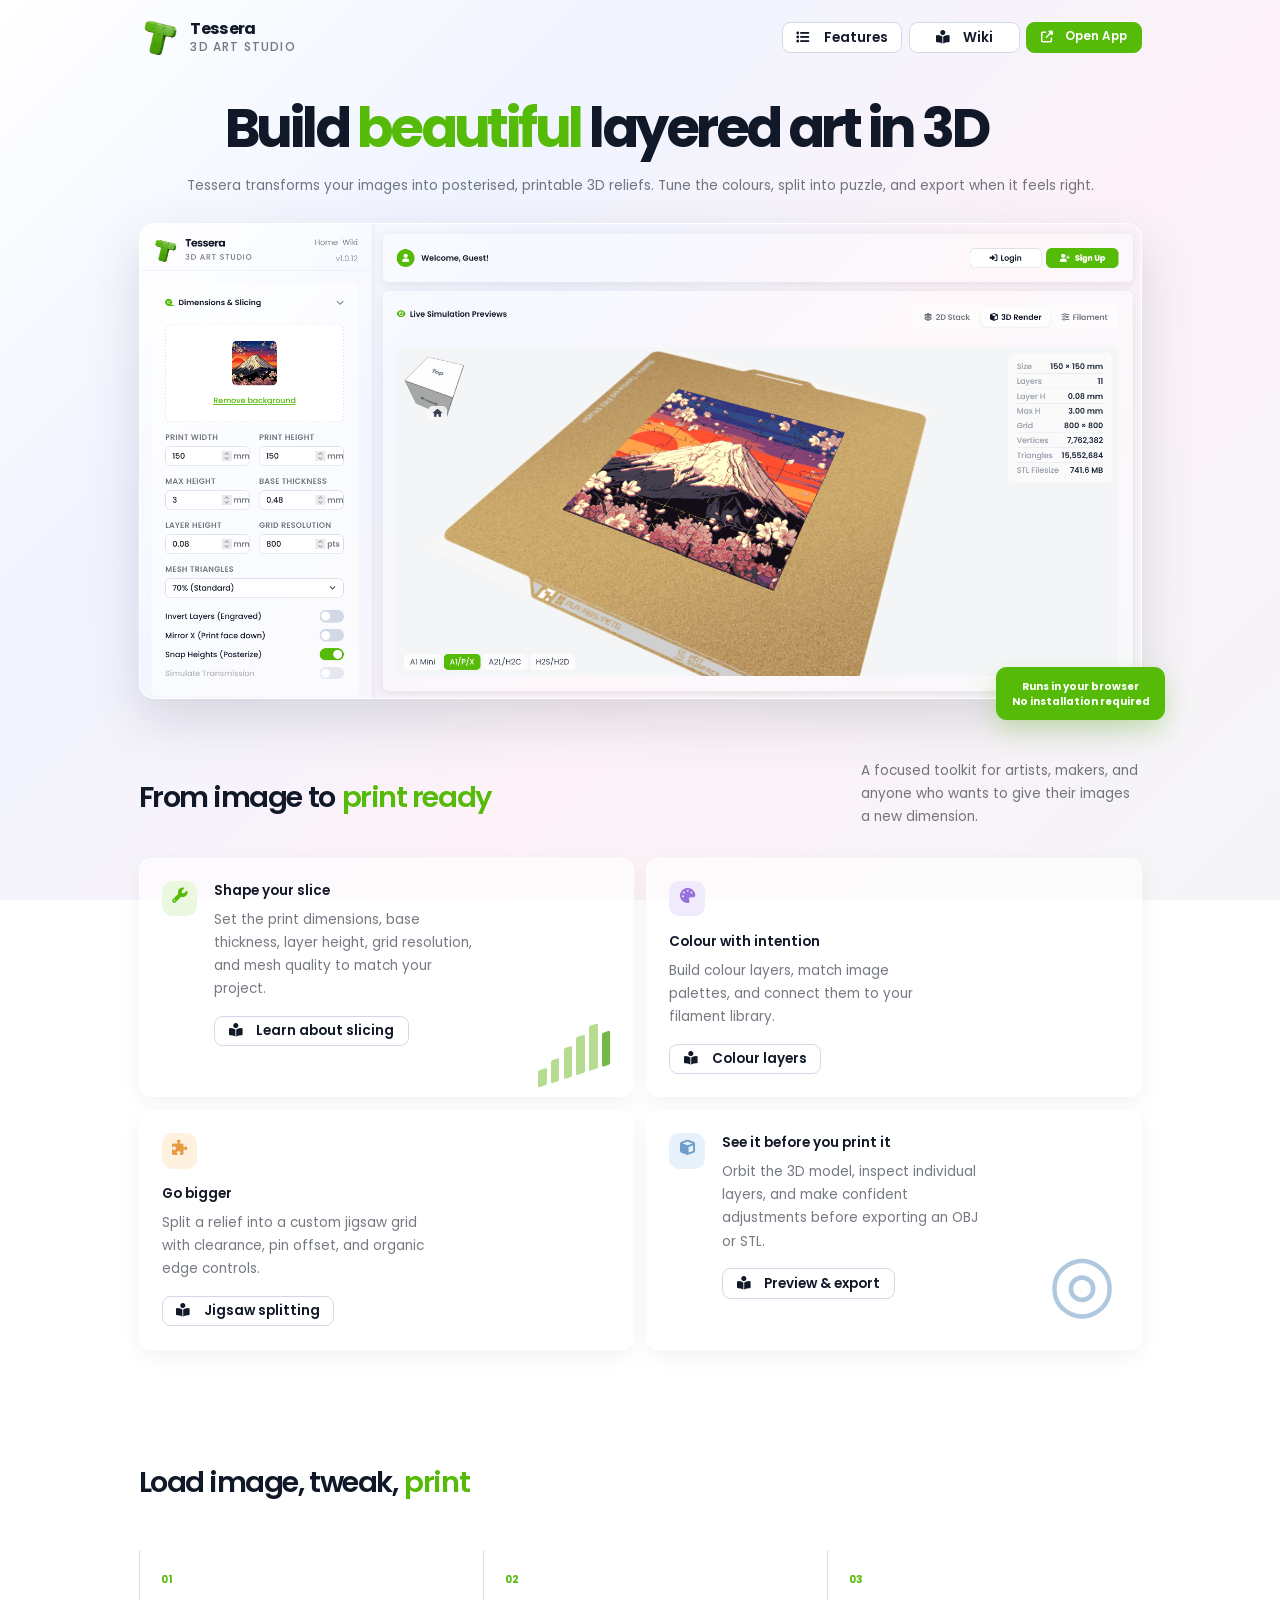
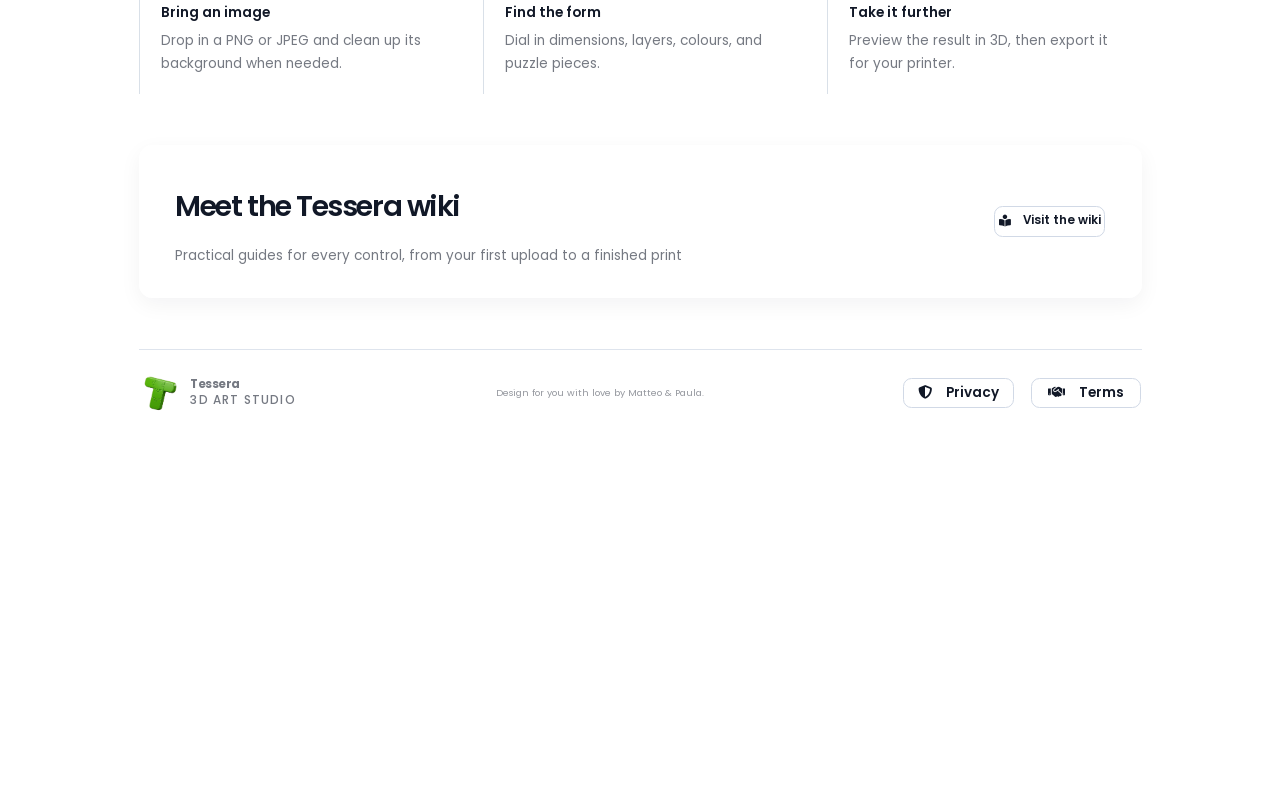
<file: index.html>
<!doctype html>
<html lang="en">
  <head>
    <meta charset="UTF-8" />
    <meta name="viewport" content="width=device-width, initial-scale=1.0" />
    <meta name="theme-color" content="#55ba08" />
    <meta name="description" content="Tessera is a browser based 3D Art Studio for turning images into printable layered models." />
    <title>Tessera - 3D Art Studio</title>
    <link rel="icon" type="image/png" href="icon.png" />
    <link rel="preconnect" href="https://fonts.googleapis.com" />
    <link rel="preconnect" href="https://fonts.gstatic.com" crossorigin />
    <link href="https://fonts.googleapis.com/css2?family=Poppins:wght@300;400;500;600;700&display=swap" rel="stylesheet" />
    <link rel="stylesheet" href="https://cdnjs.cloudflare.com/ajax/libs/font-awesome/6.5.1/css/all.min.css" />
    <link rel="stylesheet" href="styles.css" />
  </head>
  <body class="marketing-body">
    <div class="marketing-orb marketing-orb-one"></div>
    <div class="marketing-orb marketing-orb-two"></div>
    <header class="site-header">
      <a class="brand" href="index.html"><img src="icon.png" alt="" /><span>Tessera<small>3D Art Studio</small></span></a>
      <nav class="site-nav" aria-label="Main navigation">
        <a href="#features"><i class="fa-solid fa-list"></i> Features</a><a href="wiki.html"><i class="fa-solid fa-book-open-reader"></i> Wiki</a><a class="nav-cta" href="app.html"><i class="fa-solid fa-up-right-from-square"></i> Open App</a>
      </nav>
    </header>

    <main>
      <section class="hero marketing-shell">
        <div class="hero-copy">
          <h1>Build <em>beautiful</em> layered art in 3D</h1>
          <p class="hero-lead">Tessera transforms your images into posterised, printable 3D reliefs. Tune the colours, split into puzzle, and export when it feels right.</p>
          <div class="hero-preview" aria-label="Preview of the Tessera editor">
            <div class="preview-window"><div class="window-bar"><span class="window-dots"><i></i><i></i><i></i></span><span class="window-title">Tessera / Untitled project</span><span class="window-menu">•••</span></div>
            <div class="mock-editor">
              <img src="app.png" alt="Tessera App Interface" class="preview-img" />
            </div>
            </div><div class="preview-badge"><div class="preview-badge-copy"><strong>Runs in your browser</strong><strong>No installation required</strong></div></div>
          </div>
        </div>
      </section>

      <section class="feature-section marketing-shell" id="features"><div class="section-heading"><div><h2>From image to <span>print ready</span></h2></div><p>A focused toolkit for artists, makers, and anyone who wants to give their images a new dimension.</p></div>
        <div class="feature-grid"><article class="feature-card feature-wide"><div class="feature-icon green">▦</div><div><h3>Shape your slice</h3><p>Set the print dimensions, base thickness, layer height, grid resolution, and mesh quality to match your project.</p><a href="wiki.html#dimensions"><i class="fa-solid fa-book-open-reader"></i> Learn about slicing</a></div><div class="mini-bars"><i></i><i></i><i></i><i></i><i></i><i></i></div></article><article class="feature-card"><div class="feature-icon purple">◈</div><h3>Colour with intention</h3><p>Build colour layers, match image palettes, and connect them to your filament library.</p><a href="wiki.html#colours"><i class="fa-solid fa-book-open-reader"></i> Colour layers</a></article><article class="feature-card"><div class="feature-icon orange">✣</div><h3>Go bigger</h3><p>Split a relief into a custom jigsaw grid with clearance, pin offset, and organic edge controls.</p><a href="wiki.html#jigsaw"><i class="fa-solid fa-book-open-reader"></i> Jigsaw splitting</a></article><article class="feature-card feature-wide"><div class="feature-icon blue">◇</div><div><h3>See it before you print it</h3><p>Orbit the 3D model, inspect individual layers, and make confident adjustments before exporting an OBJ or STL.</p><a href="wiki.html#preview"><i class="fa-solid fa-book-open-reader"></i> Preview &amp; export</a></div><div class="mini-orbit">◎</div></article></div>
      </section>

      <section class="workflow-section marketing-shell"><div class="section-heading centered"><h2>Load image, tweak, <span>print</span></h2></div><div class="workflow"><div><strong>01</strong><h3>Bring an image</h3><p>Drop in a PNG or JPEG and clean up its background when needed.</p></div><div><strong>02</strong><h3>Find the form</h3><p>Dial in dimensions, layers, colours, and puzzle pieces.</p></div><div><strong>03</strong><h3>Take it further</h3><p>Preview the result in 3D, then export it for your printer.</p></div></div></section>

      <section class="wiki-banner marketing-shell"><div><h2>Meet the Tessera wiki</h2><p>Practical guides for every control, from your first upload to a finished print</p></div><a class="btn-secondary marketing-button" href="wiki.html"><i class="fa-solid fa-book-open-reader"></i> Visit the wiki</a></section>
    </main>
    <footer class="site-footer marketing-shell"><a class="brand" href="index.html"><img src="icon.png" alt="" /><span>Tessera<small>3D Art Studio</small></span></a><span><large>Design for you with love by Matteo & Paula</large>.</span><div><a href="privacy.html"><i class="fa-solid fa-shield-halved"></i> Privacy</a><a href="terms.html"><i class="fa-solid fa-handshake"></i> Terms</a></div></footer>
  </body>
</html>
</file>
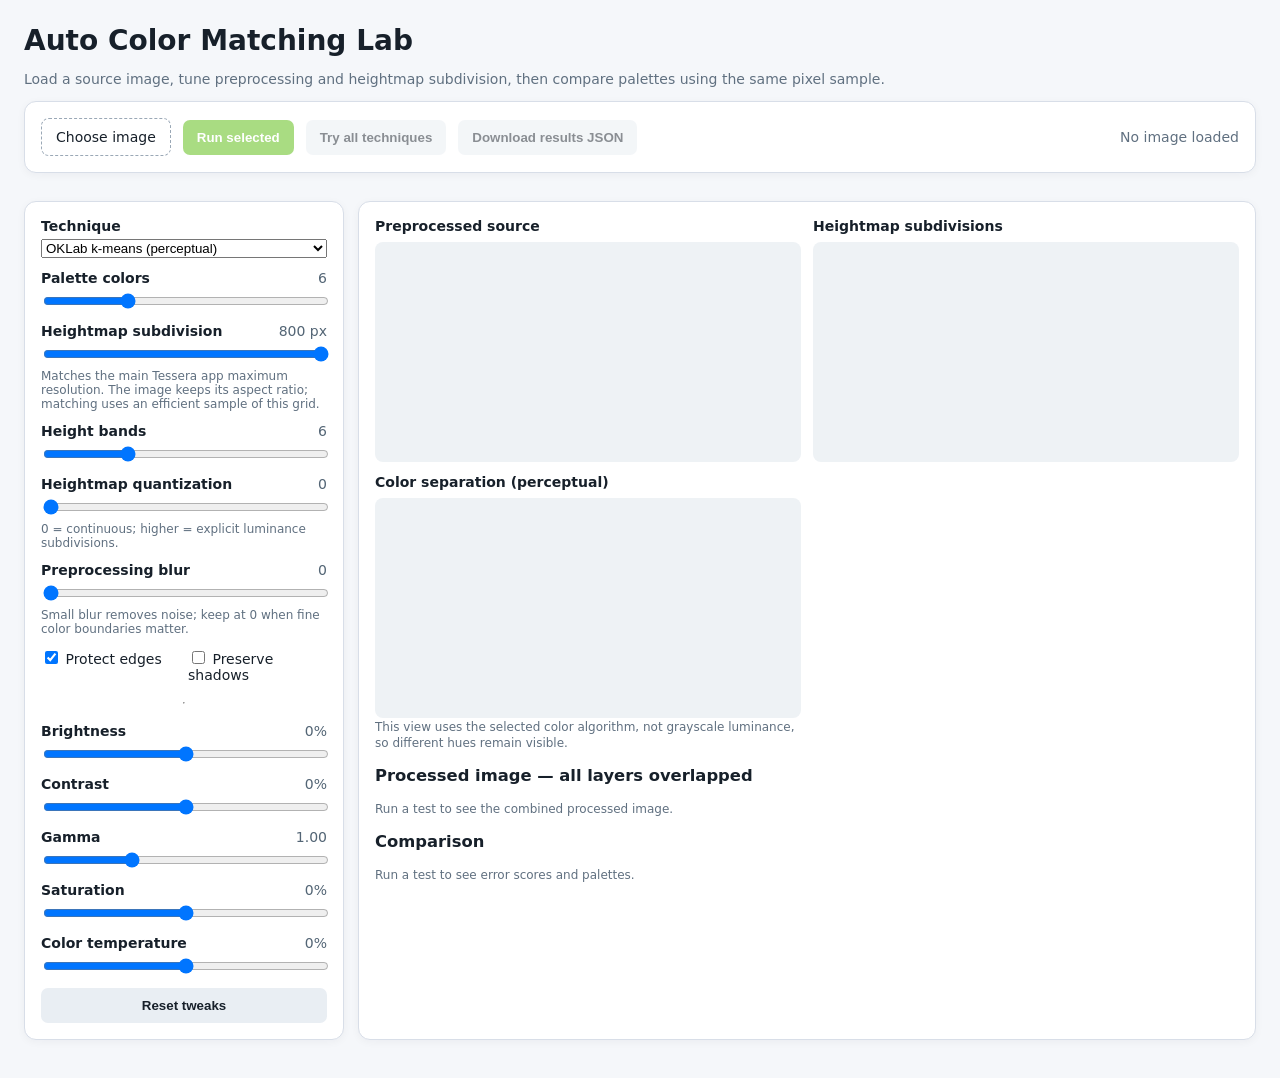
<file: color-matching-lab.html>
<!doctype html>
<html lang="en">
<head>
  <meta charset="utf-8">
  <meta name="viewport" content="width=device-width,initial-scale=1">
  <title>Color Matching Lab</title>
  <style>
    :root{font:14px system-ui,sans-serif;color:#17202a;background:#f5f7fa;--line:#d8dee8;--accent:#55ba08}
    *{box-sizing:border-box}body{margin:0;padding:24px}main{max-width:1400px;margin:auto}
    h1{margin:0 0 4px}p{color:#607080}.toolbar,.panel{background:white;border:1px solid var(--line);border-radius:12px;padding:16px;margin:14px 0;box-shadow:0 2px 8px #17202a0b}
    .toolbar{display:flex;gap:12px;align-items:center;flex-wrap:wrap}.file{border:1px dashed #9aa8b6;padding:10px 14px;border-radius:8px;cursor:pointer}.file input{display:none}
    button{border:0;border-radius:7px;padding:10px 14px;background:var(--accent);color:white;font-weight:650;cursor:pointer}button.secondary{background:#e9eef3;color:#17202a}button:disabled{opacity:.5;cursor:not-allowed}
    .grid{display:grid;grid-template-columns:320px minmax(0,1fr);gap:14px}.controls{display:grid;gap:12px}.control{display:grid;gap:5px}.control label{font-weight:650}.control output{float:right;color:#536575;font-weight:400}input[type=range],select{width:100%}
    .checks{display:grid;grid-template-columns:1fr 1fr;gap:8px}.checks label{font-weight:400}.canvas-grid{display:grid;grid-template-columns:1fr 1fr;gap:12px}.canvas-wrap{min-width:0}.canvas-wrap h3{margin:0 0 8px;font-size:14px}.canvas-box{background:#eef2f5;min-height:220px;display:grid;place-items:center;border-radius:8px;overflow:hidden}.canvas-box canvas{max-width:100%;height:auto;image-rendering:auto}
    .results{overflow:auto}.results table{border-collapse:collapse;width:100%;font-size:13px}.results th,.results td{padding:8px;border-bottom:1px solid var(--line);text-align:left;white-space:nowrap}.results tr.best{background:#e9f8df}.swatches{display:flex;gap:2px}.swatch{width:18px;height:18px;border-radius:3px;border:1px solid #0002}.overlap-grid{display:flex;gap:12px;flex-wrap:wrap}.composite-card{display:grid;gap:5px;font-size:12px;font-weight:650;color:#536575}.composite-card canvas{width:240px;height:150px;border:1px solid #cbd5df;border-radius:4px;background:#dfe5ea;cursor:zoom-in}.full-btn{padding:5px 8px;font-size:11px;background:#e9eef3;color:#17202a}.composite-card canvas:fullscreen{width:100vw;height:100vh;object-fit:contain;background:#17202a}.hint{font-size:12px;color:#607080}.status{margin-left:auto;color:#607080}.warning{color:#9b5d00}
    @media(max-width:900px){.grid{grid-template-columns:1fr}.canvas-grid{grid-template-columns:1fr}}
  </style>
</head>
<body>
<main>
  <h1>Auto Color Matching Lab</h1>
  <p>Load a source image, tune preprocessing and heightmap subdivision, then compare palettes using the same pixel sample.</p>
  <div class="toolbar">
    <label class="file">Choose image <input id="file" type="file" accept="image/*"></label>
    <button id="run" disabled>Run selected</button><button id="runAll" class="secondary" disabled>Try all techniques</button>
    <button id="download" class="secondary" disabled>Download results JSON</button><span class="status" id="status">No image loaded</span>
  </div>
  <div class="grid">
    <section class="panel controls">
      <div class="control"><label>Technique</label><select id="tech"><option value="oklab">OKLab k-means (perceptual)</option><option value="rgb">RGB k-means (baseline)</option><option value="hsv">HSV / hue-preserving k-means</option><option value="median">Median-cut (fast)</option><option value="spatial">Spatial-aware OKLab k-means</option></select></div>
      <div class="control"><label>Palette colors <output id="kOut"></output></label><input id="k" type="range" min="2" max="16" value="6"></div>
      <div class="control"><label>Heightmap subdivision <output id="resOut"></output></label><input id="res" type="range" min="32" max="800" step="16" value="800"><span class="hint">Matches the main Tessera app maximum resolution. The image keeps its aspect ratio; matching uses an efficient sample of this grid.</span></div>
      <div class="control"><label>Height bands <output id="bandsOut"></output></label><input id="bands" type="range" min="2" max="16" value="6"></div>
      <div class="control"><label>Heightmap quantization <output id="quantOut"></output></label><input id="quant" type="range" min="0" max="16" value="0"><span class="hint">0 = continuous; higher = explicit luminance subdivisions.</span></div>
      <div class="control"><label>Preprocessing blur <output id="blurOut"></output></label><input id="blur" type="range" min="0" max="4" step="1" value="0"><span class="hint">Small blur removes noise; keep at 0 when fine color boundaries matter.</span></div>
      <div class="checks">
        <label><input id="edge" type="checkbox" checked> Protect edges</label><label><input id="shadow" type="checkbox"> Preserve shadows</label>
      </div>
      <hr>
      <div class="control"><label>Brightness <output id="brightOut"></output></label><input id="bright" type="range" min="-100" max="100" value="0"></div>
      <div class="control"><label>Contrast <output id="contrastOut"></output></label><input id="contrast" type="range" min="-100" max="100" value="0"></div>
      <div class="control"><label>Gamma <output id="gammaOut"></output></label><input id="gamma" type="range" min="40" max="240" value="100"></div>
      <div class="control"><label>Saturation <output id="satOut"></output></label><input id="sat" type="range" min="-100" max="100" value="0"></div>
      <div class="control"><label>Color temperature <output id="tempOut"></output></label><input id="temp" type="range" min="-100" max="100" value="0"></div>
      <button id="reset" class="secondary">Reset tweaks</button>
    </section>
    <section class="panel">
      <div class="canvas-grid"><div class="canvas-wrap"><h3>Preprocessed source</h3><div class="canvas-box"><canvas id="source"></canvas></div></div><div class="canvas-wrap"><h3>Heightmap subdivisions</h3><div class="canvas-box"><canvas id="height"></canvas></div></div><div class="canvas-wrap"><h3>Color separation (perceptual)</h3><div class="canvas-box"><canvas id="separation"></canvas></div><span class="hint">This view uses the selected color algorithm, not grayscale luminance, so different hues remain visible.</span></div></div>
      <div class="results"><h3>Processed image — all layers overlapped</h3><div id="overlap" class="hint">Run a test to see the combined processed image.</div><h3>Comparison</h3><div id="table" class="hint">Run a test to see error scores and palettes.</div></div>
    </section>
  </div>
</main>
<script>
(() => {
  const $=id=>document.getElementById(id), ids=['k','res','bands','quant','blur','bright','contrast','gamma','sat','temp'];
  let image=null, pixels=null, lastResults=[];
  const clamp=v=>Math.max(0,Math.min(255,v)), hex=c=>'#'+c.map(x=>Math.round(clamp(x)).toString(16).padStart(2,'0')).join('');
  function rgbToHsv([r,g,b]){r/=255;g/=255;b/=255;let max=Math.max(r,g,b),min=Math.min(r,g,b),d=max-min,h=0,s=max?d/max:0,v=max;if(d){h=max===r?((g-b)/d+(g<b?6:0)):max===g?(b-r)/d+2:(r-g)/d+4;h/=6}return[h,s,v]}
  function hsvToRgb([h,s,v]){let i=Math.floor(h*6),f=h*6-i,p=v*(1-s),q=v*(1-f*s),t=v*(1-(1-f)*s),a=[[v,t,p],[q,v,p],[p,v,t],[p,q,v],[t,p,v],[v,p,q]][i%6];return a.map(x=>x*255)}
  function rgbToLab([r,g,b]){let f=x=>{x/=255;return x<=.04045?x/12.92:Math.pow((x+.055)/1.055,2.4)};r=f(r);g=f(g);b=f(b);let x=(r*.4124+g*.3576+b*.1805)/.95047,y=(r*.2126+g*.7152+b*.0722),z=(r*.0193+g*.1192+b*.9505)/1.08883;let q=x=>x>.008856?Math.cbrt(x):7.787*x+16/116;return [116*q(y)-16,500*(q(x)-q(y)),200*(q(y)-q(z))]}
  function labToRgb([L,a,b]){let q=(L+16)/116,x=a/500+q,y=q,z=q-b/200;let f=t=>{let t3=t*t*t;return t3>.008856?t3:(t-16/116)/7.787};x=f(x)*.95047;y=f(y);z=f(z)*1.08883;let r=x*3.2406+y*-1.5372+z*-.4986,g=x*-.9689+y*1.8758+z*.0415,bl=x*.0557+y*-.204+z*1.057;let f2=t=>255*(t<=.0031308?12.92*t:1.055*Math.pow(Math.max(0,t),1/2.4)-.055);return [f2(r),f2(g),f2(bl)].map(clamp)}
  function dist(a,b){return (a[0]-b[0])**2+(a[1]-b[1])**2+(a[2]-b[2])**2}
  function prep(){if(!image)return;let max=+$('res').value, scale=Math.min(1,max/Math.max(image.width,image.height)),w=Math.max(2,Math.round(image.width*scale)),h=Math.max(2,Math.round(image.height*scale));let c=document.createElement('canvas');c.width=w;c.height=h;let x=c.getContext('2d');x.filter=$('blur').value>0?'blur('+$('blur').value+'px)':'none';x.drawImage(image,0,0,w,h);let d=x.getImageData(0,0,w,h), out=new Uint8ClampedArray(d.data);let br=+$('bright').value*2.55,co=+$('contrast').value,g=+$('gamma').value/100,sat=1+$('sat').value/100,temp=+$('temp').value/100;
    for(let i=0;i<out.length;i+=4){let rgb=[d.data[i],d.data[i+1],d.data[i+2]], hsv=rgbToHsv(rgb);hsv[1]=Math.max(0,Math.min(1,hsv[1]*sat));rgb=hsvToRgb(hsv);for(let j=0;j<3;j++){let v=rgb[j]+br;v=(v-128)*(1+co/100)+128;v=255*Math.pow(Math.max(0,v)/255,1/g);if($('shadow').checked){let lift=Math.max(0,1-v/255)*10;v+=lift}rgb[j]=clamp(v)}rgb[0]=clamp(rgb[0]+temp*18);rgb[2]=clamp(rgb[2]-temp*18);out.set(rgb,i);}
    pixels={data:out,w,h}; draw($('source'),out,w,h); drawHeight(); $('status').textContent=w+' × '+h+' analysis pixels';
  }
  function draw(canvas,data,w,h){canvas.width=w;canvas.height=h;canvas.getContext('2d').putImageData(new ImageData(data,w,h),0,0)}
  function drawHeight(){if(!pixels)return;let {data,w,h}=pixels,n=+$('quant').value, out=new Uint8ClampedArray(w*h*4);for(let i=0;i<w*h;i++){let l=(.2126*data[i*4]+.7152*data[i*4+1]+.0722*data[i*4+2])/255;if(n)l=Math.round(l*n)/n;let v=Math.round(l*255);out.set([v,v,v,255],i*4)}draw($('height'),out,w,h)}
  function points(){let p=[],{data,w,h}=pixels, stride=Math.max(1,Math.floor(Math.sqrt(w*h/12000)));for(let y=0;y<h;y+=stride)for(let x=0;x<w;x+=stride){let i=(y*w+x)*4,r=[data[i],data[i+1],data[i+2]], weight=1;if($('edge').checked){let j=Math.min(h-1,y+stride)*w+Math.min(w-1,x+stride);let q=(data[j*4]||r[0])*.2126+(data[j*4+1]||r[1])*.7152+(data[j*4+2]||r[2])*.0722;let l=.2126*r[0]+.7152*r[1]+.0722*r[2];weight=1+Math.min(2,Math.abs(l-q)/30)}p.push({rgb:r,weight,x:x/w,y:y/h,gx:Math.floor(x/stride),gy:Math.floor(y/stride)})}p.gridW=Math.ceil(w/stride);p.gridH=Math.ceil(h/stride);return p}
  function features(ps,mode){return ps.map(p=>mode==='rgb'?p.rgb:mode==='hsv'?(()=>{let h=rgbToHsv(p.rgb);return [h[0]*255,h[1]*255,h[2]*255]})():rgbToLab(p.rgb))}
  function kmeans(ps,mode,k,spatial){let fs=features(ps,mode), centers=[];for(let i=0;i<k;i++)centers.push(fs[Math.floor(i*(fs.length-1)/Math.max(1,k-1))].slice());for(let it=0;it<16;it++){let sums=centers.map(()=>[0,0,0,0]);for(let j=0;j<fs.length;j++){let best=0,bd=Infinity;for(let c=0;c<centers.length;c++){let d=dist(fs[j],centers[c]);if(spatial)d+=(ps[j].x-(c+.5)/k)**2*1800+(ps[j].y-.5)**2*20;if(d<bd){bd=d;best=c}}let wt=ps[j].weight||1;sums[best][3]+=wt;for(let q=0;q<3;q++)sums[best][q]+=fs[j][q]*wt}for(let c=0;c<k;c++)if(sums[c][3])for(let q=0;q<3;q++)centers[c][q]=sums[c][q]/sums[c][3]}let rgb=centers.map(c=>mode==='rgb'?c:mode==='hsv'?hsvToRgb([c[0]/255,c[1]/255,c[2]/255]):labToRgb(c));return rgb}
  function medianCut(ps,k){let boxes=[ps.map(p=>p.rgb)];while(boxes.length<k){boxes.sort((a,b)=>Math.max(...range(b))-Math.max(...range(a)));let box=boxes.shift();if(!box||box.length<2){boxes.push(box||[]);break}let axis=range(box).indexOf(Math.max(...range(box)));box.sort((a,b)=>a[axis]-b[axis]);let mid=Math.floor(box.length/2);boxes.push(box.slice(0,mid),box.slice(mid))}return boxes.map(b=>b.length?b.reduce((a,c)=>a.map((v,i)=>v+c[i]),[0,0,0]).map(v=>v/b.length):[0,0,0])}function range(b){return [0,1,2].map(i=>Math.max(...b.map(x=>x[i]))-Math.min(...b.map(x=>x[i])))}
  function analyzeRegions(ps,palette){let assigned=ps.map(p=>{let best=0,bd=Infinity;palette.forEach((c,i)=>{let d=dist(p.rgb,c);if(d<bd){bd=d;best=i}});return best}),cells=new Map();ps.forEach((p,i)=>cells.set(p.gy+'|'+p.gx,i));let seen=new Set(),regions=[];for(let i=0;i<ps.length;i++){if(seen.has(i))continue;let color=assigned[i],queue=[i],component=[];seen.add(i);while(queue.length){let q=queue.pop();component.push(q);let p=ps[q];for(let key of [(p.gy-1)+'|'+p.gx,(p.gy+1)+'|'+p.gx,p.gy+'|'+(p.gx-1),p.gy+'|'+(p.gx+1)]){let n=cells.get(key);if(n!==undefined&&!seen.has(n)&&assigned[n]===color){seen.add(n);queue.push(n)}}}if(component.length<3)continue;let mean=component.reduce((s,n)=>s+(.2126*ps[n].rgb[0]+.7152*ps[n].rgb[1]+.0722*ps[n].rgb[2])/255,0)/component.length;regions.push({color,area:component.length,height:mean,points:component})}let byColor=palette.map((_,i)=>regions.filter(r=>r.color===i).sort((a,b)=>b.area-a.area));let extra=0;byColor.forEach(list=>{if(list.length>1){let base=list[0].height;extra+=list.slice(1).filter(r=>Math.abs(r.height-base)>=.12).length}});return {assigned,regions,extra}}
  function run(name){if(!pixels)return null;let ps=points(),k=+$('k').value, palette=name==='median'?medianCut(ps,k):kmeans(ps,name==='rgb'||name==='hsv'?name:'oklab',k,name==='spatial');palette.sort((a,b)=>(.2126*a[0]+.7152*a[1]+.0722*a[2])-(.2126*b[0]+.7152*b[1]+.0722*b[2]));let err=0;for(let p of ps){let best=Math.min(...palette.map(c=>dist(p.rgb,c)));err+=best*(p.weight||1)}let regionData=analyzeRegions(ps,palette);return {name, palette, error:Math.sqrt(err/ps.length),bands:+$('bands').value,subdivision:pixels.w+'x'+pixels.h,points:ps,regions:regionData.regions,assigned:regionData.assigned,extra:regionData.extra}}
  function label(n){return {oklab:'OKLab k-means',rgb:'RGB k-means',hsv:'HSV hue-preserving',median:'Median-cut',spatial:'Spatial-aware OKLab'}[n]||n}
  function render(results){lastResults=results;let best=Math.min(...results.map(x=>x.error));$('table').innerHTML='<table><thead><tr><th>Technique</th><th>Weighted RGB error ↓</th><th>Subdivision</th><th>Palette</th></tr></thead><tbody>'+results.map(r=>'<tr class="'+(r.error===best?'best':'')+'"><td>'+label(r.name)+(r.error===best?' ★':'')+'</td><td>'+r.error.toFixed(2)+'</td><td>'+r.subdivision+'</td><td><div class="swatches">'+r.palette.map(c=>'<span class="swatch" title="'+hex(c)+'" style="background:'+hex(c)+'"></span>').join('')+'</div></td></tr>').join('')+'</tbody></table><p class="hint">Lower error is better, but inspect the palette and heightmap too: a numerically good result can still erase a small, important region. ★ is only the best score in this run.</p>';$('download').disabled=false}
  function renderWithPreviews(results){lastResults=results;let best=Math.min(...results.map(x=>x.error));$('table').innerHTML='<table><thead><tr><th>Technique</th><th>Error ↓</th><th>Assigned preview</th><th>Palette</th><th>Extra region layers</th></tr></thead><tbody>'+results.map((r,i)=>'<tr class="'+(r.error===best?'best':'')+'"><td>'+label(r.name)+(r.error===best?' ★':'')+'</td><td>'+r.error.toFixed(2)+'</td><td><canvas class="palette-preview" data-result="'+i+'"></canvas></td><td><div class="swatches">'+r.palette.map(c=>'<span class="swatch" title="'+hex(c)+'" style="background:'+hex(c)+'"></span>').join('')+'</div></td><td>'+ (r.extra?'<strong>+'+r.extra+'</strong>':'0')+'<br><span class="hint">'+r.regions.length+' regions</span></td></tr>').join('')+'</tbody></table><p class="hint">The preview shows palette colors assigned back to the source. A disconnected region using the same color but sitting at a different average height is counted as an extra layer recommendation.</p>';document.querySelectorAll('.palette-preview').forEach(c=>{let r=results[+c.dataset.result],ctx=c.getContext('2d'),w=180,h=100;c.width=w;c.height=h;r.points.forEach((p,i)=>{ctx.fillStyle=hex(r.palette[r.assigned[i]]);ctx.fillRect(Math.floor(p.x*w),Math.floor(p.y*h),Math.ceil(w/r.points.gridW)+1,Math.ceil(h/r.points.gridH)+1)})});$('download').disabled=false}
  function renderOverlap(results){$('overlap').innerHTML='<div class="overlap-grid">'+results.map((r,i)=>'<div class="composite-card"><canvas class="composite-preview" data-result="'+i+'"></canvas><span>'+label(r.name)+' · all '+r.palette.length+' layers overlapped</span><button class="full-btn" data-result="'+i+'">View fullscreen</button></div>').join('')+'</div><p class="hint">This is the processed 2D result after every layer is composited back together. Each pixel is painted with the palette color assigned by that technique.</p>';document.querySelectorAll('.composite-preview').forEach(c=>{let r=results[+c.dataset.result],ctx=c.getContext('2d'),w=240,h=150;c.width=w;c.height=h;ctx.fillStyle='#dfe5ea';ctx.fillRect(0,0,w,h);r.points.forEach((p,i)=>{ctx.fillStyle=hex(r.palette[r.assigned[i]]);ctx.fillRect(Math.floor(p.x*w),Math.floor(p.y*h),Math.ceil(w/r.points.gridW)+1,Math.ceil(h/r.points.gridH)+1)});c.onclick=()=>c.requestFullscreen?.()});document.querySelectorAll('.full-btn').forEach(b=>b.onclick=()=>document.querySelector('.composite-preview[data-result="'+b.dataset.result+'"]')?.requestFullscreen?.())}
  function renderSmoothPreviews(results){if(!pixels)return;const draw=(canvas,r)=>{const w=pixels.w,h=pixels.h,out=new Uint8ClampedArray(w*h*4);for(let i=0;i<w*h;i++){const rgb=[pixels.data[i*4],pixels.data[i*4+1],pixels.data[i*4+2]];let best=0,bd=Infinity;r.palette.forEach((c,j)=>{const d=dist(rgb,c);if(d<bd){bd=d;best=j}});const c=r.palette[best];out.set([Math.round(c[0]),Math.round(c[1]),Math.round(c[2]),255],i*4)}canvas.width=w;canvas.height=h;canvas.getContext('2d').putImageData(new ImageData(out,w,h),0,0)};document.querySelectorAll('.composite-preview').forEach(c=>draw(c,results[+c.dataset.result]));document.querySelectorAll('.palette-preview').forEach(c=>draw(c,results[+c.dataset.result]))}
  function renderColorSeparation(results){if(!pixels)return;document.querySelectorAll('#separation').forEach(canvas=>{let r=results[0],mode=r.name==='rgb'||r.name==='hsv'?r.name:'oklab',paletteFeatures=features(r.palette.map(rgb=>({rgb})),mode),w=pixels.w,h=pixels.h,out=new Uint8ClampedArray(w*h*4);for(let i=0;i<w*h;i++){let rgb=[pixels.data[i*4],pixels.data[i*4+1],pixels.data[i*4+2]],f=features([{rgb}],mode)[0],best=0,bd=Infinity;paletteFeatures.forEach((c,j)=>{let d=dist(f,c);if(d<bd){bd=d;best=j}});out.set([...r.palette[best].map(Math.round),255],i*4)}canvas.width=w;canvas.height=h;canvas.getContext('2d').putImageData(new ImageData(out,w,h),0,0)})}
  function selected(){let n=$('tech').value,r=[run(n)];renderWithPreviews(r);renderOverlap(r);renderSmoothPreviews(r);renderColorSeparation(r)}function all(){let r=['oklab','rgb','hsv','median','spatial'].map(run).filter(Boolean);renderWithPreviews(r);renderOverlap(r);renderSmoothPreviews(r);renderColorSeparation(r)}
  $('file').onchange=e=>{let f=e.target.files[0];if(!f)return;let r=new FileReader();r.onload=()=>{image=new Image();image.onload=()=>{$('run').disabled=$('runAll').disabled=false;prep()};image.src=r.result};r.readAsDataURL(f)};
  ids.forEach(id=>{let el=$(id),o=$(id+'Out');let update=()=>{o.textContent=id==='gamma'?(+el.value/100).toFixed(2):id==='res'?el.value+' px':id==='bright'||id==='contrast'||id==='sat'||id==='temp'?(el.value+'%'):el.value};el.oninput=()=>{update();if(image)prep()};update()});$('edge').onchange=()=>image&&prep();$('shadow').onchange=()=>image&&prep();$('run').onclick=selected;$('runAll').onclick=all;$('reset').onclick=()=>{['bright','contrast','sat','temp'].forEach(id=>$(id).value=0);$('gamma').value=100;$('blur').value=0;ids.forEach(id=>$(id).oninput&&$(id).dispatchEvent(new Event('input')))};$('download').onclick=()=>{let blob=new Blob([JSON.stringify({settings:Object.fromEntries(ids.map(id=>[id,$(id).value])),results:lastResults},null,2)],{type:'application/json'}),a=document.createElement('a');a.href=URL.createObjectURL(blob);a.download='color-matching-lab-results.json';a.click();URL.revokeObjectURL(a.href)};
})();
</script>
</body></html>
</file>
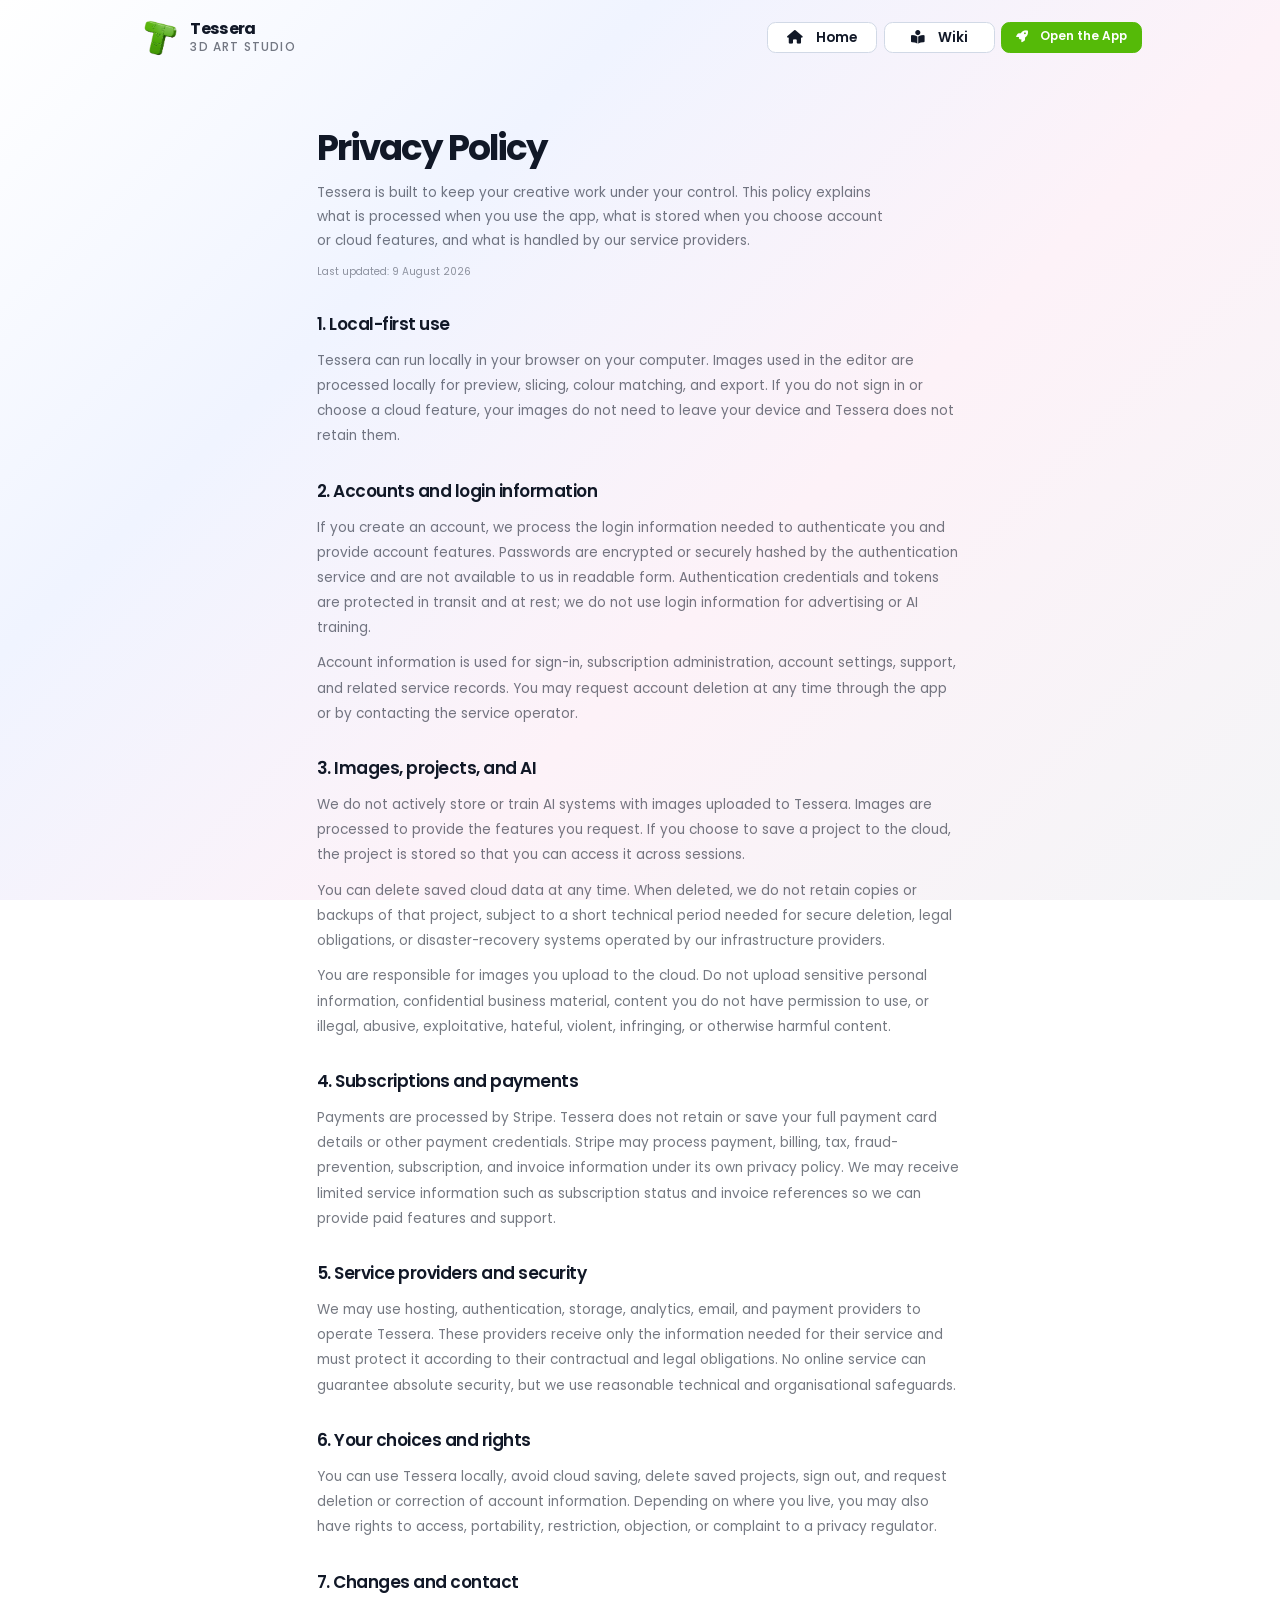
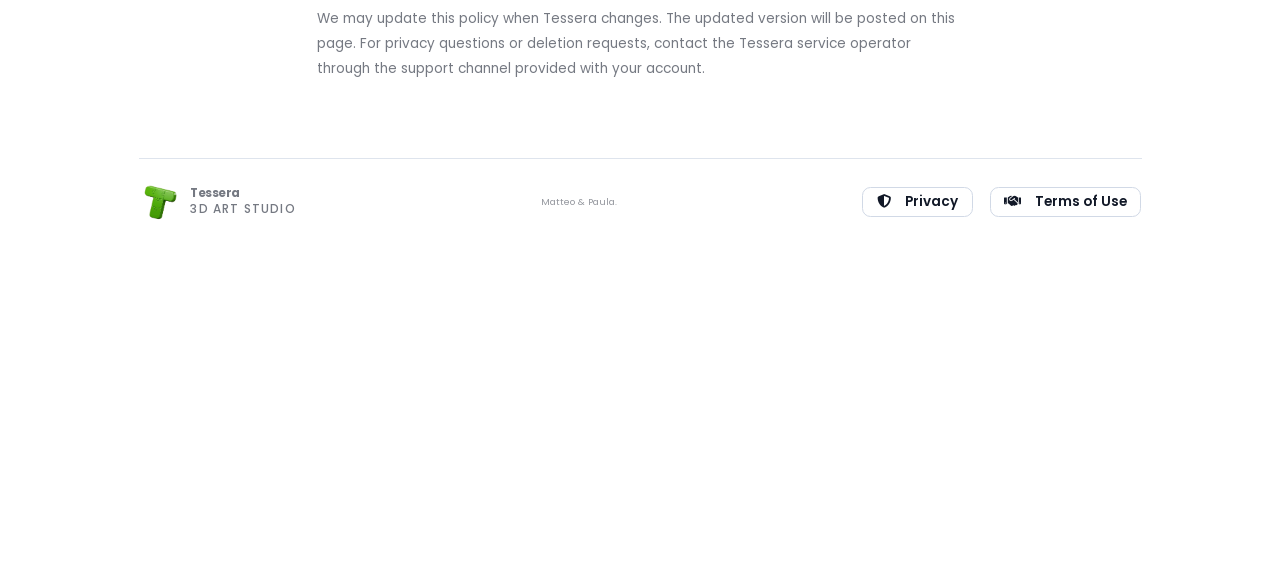
<file: privacy.html>
<!doctype html>
<html lang="en">
  <head>
    <meta charset="UTF-8" />
    <meta name="viewport" content="width=device-width, initial-scale=1.0" />
    <meta name="theme-color" content="#55ba08" />
    <title>Privacy Policy - Tessera</title>
    <link rel="icon" type="image/png" href="icon.png" />
    <link rel="preconnect" href="https://fonts.googleapis.com" />
    <link rel="preconnect" href="https://fonts.gstatic.com" crossorigin />
    <link href="https://fonts.googleapis.com/css2?family=Poppins:wght@300;400;500;600;700&display=swap" rel="stylesheet" />
    <link rel="stylesheet" href="https://cdnjs.cloudflare.com/ajax/libs/font-awesome/6.5.1/css/all.min.css" />
    <link rel="stylesheet" href="styles.css" />
  </head>
  <body class="marketing-body wiki-body">
    <header class="site-header"><a class="brand" href="index.html"><img src="icon.png" alt="" /><span>Tessera<small>3D Art Studio</small></span></a><nav class="site-nav" aria-label="Main navigation"><a href="index.html"><i class="fa-solid fa-house"></i> Home</a><a href="wiki.html"><i class="fa-solid fa-book-open-reader"></i> Wiki</a><a class="nav-cta" href="app.html"><i class="fa-solid fa-rocket"></i> Open the App</a></nav></header>
    <main class="legal-layout marketing-shell">
      <article class="legal-content">
        <h1>Privacy Policy</h1>
        <p class="legal-lead">Tessera is built to keep your creative work under your control. This policy explains what is processed when you use the app, what is stored when you choose account or cloud features, and what is handled by our service providers.</p>
        <p class="legal-updated">Last updated: 9 August 2026</p>

        <h2>1. Local-first use</h2>
        <p>Tessera can run locally in your browser on your computer. Images used in the editor are processed locally for preview, slicing, colour matching, and export. If you do not sign in or choose a cloud feature, your images do not need to leave your device and Tessera does not retain them.</p>

        <h2>2. Accounts and login information</h2>
        <p>If you create an account, we process the login information needed to authenticate you and provide account features. Passwords are encrypted or securely hashed by the authentication service and are not available to us in readable form. Authentication credentials and tokens are protected in transit and at rest; we do not use login information for advertising or AI training.</p>
        <p>Account information is used for sign-in, subscription administration, account settings, support, and related service records. You may request account deletion at any time through the app or by contacting the service operator.</p>

        <h2>3. Images, projects, and AI</h2>
        <p>We do not actively store or train AI systems with images uploaded to Tessera. Images are processed to provide the features you request. If you choose to save a project to the cloud, the project is stored so that you can access it across sessions.</p>
        <p>You can delete saved cloud data at any time. When deleted, we do not retain copies or backups of that project, subject to a short technical period needed for secure deletion, legal obligations, or disaster-recovery systems operated by our infrastructure providers.</p>
        <p>You are responsible for images you upload to the cloud. Do not upload sensitive personal information, confidential business material, content you do not have permission to use, or illegal, abusive, exploitative, hateful, violent, infringing, or otherwise harmful content.</p>

        <h2>4. Subscriptions and payments</h2>
        <p>Payments are processed by Stripe. Tessera does not retain or save your full payment card details or other payment credentials. Stripe may process payment, billing, tax, fraud-prevention, subscription, and invoice information under its own privacy policy. We may receive limited service information such as subscription status and invoice references so we can provide paid features and support.</p>

        <h2>5. Service providers and security</h2>
        <p>We may use hosting, authentication, storage, analytics, email, and payment providers to operate Tessera. These providers receive only the information needed for their service and must protect it according to their contractual and legal obligations. No online service can guarantee absolute security, but we use reasonable technical and organisational safeguards.</p>

        <h2>6. Your choices and rights</h2>
        <p>You can use Tessera locally, avoid cloud saving, delete saved projects, sign out, and request deletion or correction of account information. Depending on where you live, you may also have rights to access, portability, restriction, objection, or complaint to a privacy regulator.</p>

        <h2>7. Changes and contact</h2>
        <p>We may update this policy when Tessera changes. The updated version will be posted on this page. For privacy questions or deletion requests, contact the Tessera service operator through the support channel provided with your account.</p>
      </article>
    </main>
    <footer class="site-footer marketing-shell"><a class="brand" href="index.html"><img src="icon.png" alt="" /><span>Tessera<small>3D Art Studio</small></span></a><span>Matteo &amp; Paula.</span><div><a href="privacy.html"><i class="fa-solid fa-shield-halved"></i> Privacy</a><a href="terms.html"><i class="fa-solid fa-handshake"></i> Terms of Use</a></div></footer>
  </body>
</html>
</file>
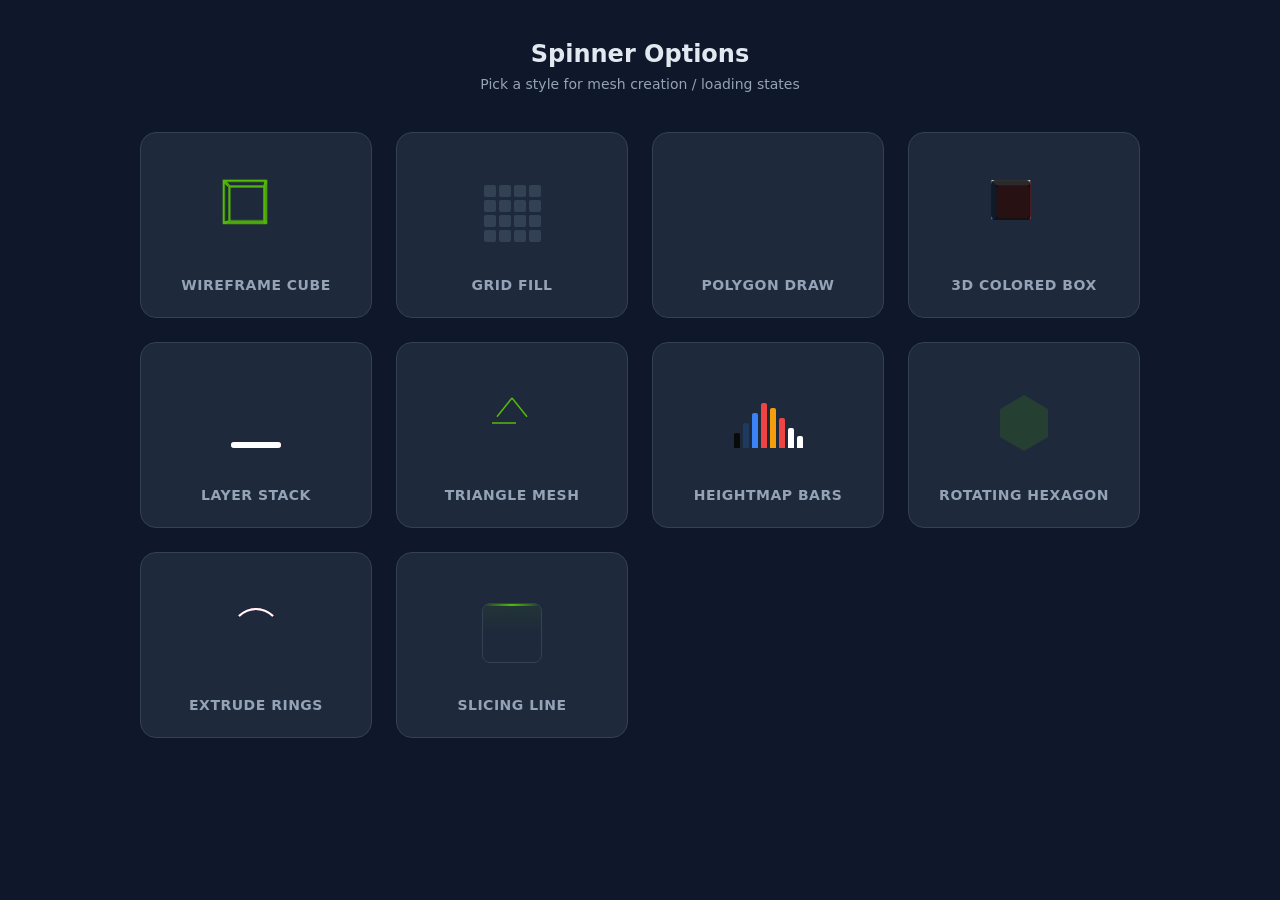
<file: spinner-test.html>
<!DOCTYPE html>
<html lang="en">
<head>
<meta charset="UTF-8">
<meta name="viewport" content="width=device-width, initial-scale=1.0">
<title>Spinner Test Page</title>
<style>
  * { margin: 0; padding: 0; box-sizing: border-box; }
  body {
    background: #0f172a;
    color: #e2e8f0;
    font-family: 'Segoe UI', system-ui, sans-serif;
    min-height: 100vh;
    display: flex;
    flex-direction: column;
    align-items: center;
    padding: 40px 20px;
  }
  h1 { font-size: 24px; margin-bottom: 8px; font-weight: 600; }
  .subtitle { color: #94a3b8; font-size: 14px; margin-bottom: 40px; }
  .grid {
    display: grid;
    grid-template-columns: repeat(auto-fit, minmax(220px, 1fr));
    gap: 24px;
    max-width: 1000px;
    width: 100%;
  }
  .card {
    background: #1e293b;
    border: 1px solid #334155;
    border-radius: 16px;
    padding: 40px 20px 24px;
    display: flex;
    flex-direction: column;
    align-items: center;
    gap: 24px;
    transition: border-color 0.2s;
  }
  .card:hover { border-color: #55ba08; }
  .card h3 { font-size: 14px; font-weight: 600; color: #94a3b8; text-transform: uppercase; letter-spacing: 0.5px; }
  .spinner-area {
    width: 80px;
    height: 80px;
    display: flex;
    align-items: center;
    justify-content: center;
  }

  /* ── 1. Wireframe Cube ─────────────────────────── */
  .wireframe-scene {
    width: 60px;
    height: 60px;
    perspective: 200px;
  }
  .wireframe-cube {
    width: 40px;
    height: 40px;
    position: relative;
    transform-style: preserve-3d;
    animation: wireRotate 2s linear infinite;
  }
  .wireframe-cube .face {
    position: absolute;
    width: 40px;
    height: 40px;
    border: 2px solid #55ba08;
    background: transparent;
  }
  .wireframe-cube .front  { transform: translateZ(20px); }
  .wireframe-cube .back   { transform: translateZ(-20px) rotateY(180deg); }
  .wireframe-cube .left   { transform: translateX(-20px) rotateY(-90deg); }
  .wireframe-cube .right  { transform: translateX(20px) rotateY(90deg); }
  .wireframe-cube .top    { transform: translateY(-20px) rotateX(90deg); }
  .wireframe-cube .bottom { transform: translateY(20px) rotateX(-90deg); }
  @keyframes wireRotate {
    0%   { transform: rotateX(20deg) rotateY(0deg); }
    100% { transform: rotateX(20deg) rotateY(360deg); }
  }

  /* ── 2. Grid Fill ──────────────────────────────── */
  .grid-fill {
    display: grid;
    grid-template-columns: repeat(4, 12px);
    grid-template-rows: repeat(4, 12px);
    gap: 3px;
  }
  .grid-fill .cell {
    width: 12px;
    height: 12px;
    border-radius: 2px;
    background: #334155;
    animation: cellFill 2s ease-in-out infinite;
  }
  .grid-fill .cell:nth-child(1)  { animation-delay: 0s; }
  .grid-fill .cell:nth-child(2)  { animation-delay: 0.06s; }
  .grid-fill .cell:nth-child(3)  { animation-delay: 0.12s; }
  .grid-fill .cell:nth-child(4)  { animation-delay: 0.18s; }
  .grid-fill .cell:nth-child(5)  { animation-delay: 0.24s; }
  .grid-fill .cell:nth-child(6)  { animation-delay: 0.3s; }
  .grid-fill .cell:nth-child(7)  { animation-delay: 0.36s; }
  .grid-fill .cell:nth-child(8)  { animation-delay: 0.42s; }
  .grid-fill .cell:nth-child(9)  { animation-delay: 0.48s; }
  .grid-fill .cell:nth-child(10) { animation-delay: 0.54s; }
  .grid-fill .cell:nth-child(11) { animation-delay: 0.6s; }
  .grid-fill .cell:nth-child(12) { animation-delay: 0.66s; }
  .grid-fill .cell:nth-child(13) { animation-delay: 0.72s; }
  .grid-fill .cell:nth-child(14) { animation-delay: 0.78s; }
  .grid-fill .cell:nth-child(15) { animation-delay: 0.84s; }
  .grid-fill .cell:nth-child(16) { animation-delay: 0.9s; }
  @keyframes cellFill {
    0%, 20%  { background: #334155; transform: scale(0.8); }
    40%, 60% { background: #55ba08; transform: scale(1); }
    80%, 100% { background: #334155; transform: scale(0.8); }
  }

  /* ── 3. Polygon Draw ───────────────────────────── */
  .polygon-spinner {
    width: 60px;
    height: 60px;
  }
  .polygon-spinner svg {
    width: 60px;
    height: 60px;
  }
  .polygon-spinner .tri-outline {
    fill: transparent;
    stroke: #55ba08;
    stroke-width: 2;
    stroke-dasharray: 220;
    stroke-dashoffset: 220;
    animation: drawTri 1.5s ease-in-out infinite;
  }
  .polygon-spinner .tri-fill {
    fill: rgba(85, 186, 8, 0.2);
    stroke: none;
    opacity: 0;
    animation: fillTri 1.5s ease-in-out infinite;
  }
  @keyframes drawTri {
    0%   { stroke-dashoffset: 220; }
    50%  { stroke-dashoffset: 0; }
    100% { stroke-dashoffset: -220; }
  }
  @keyframes fillTri {
    0%, 40% { opacity: 0; }
    50%, 70% { opacity: 1; }
    80%, 100% { opacity: 0; }
  }

  /* ── 4. 3D Colored Box ─────────────────────────── */
  .colored-scene {
    width: 60px;
    height: 60px;
    perspective: 200px;
  }
  .colored-cube {
    width: 36px;
    height: 36px;
    position: relative;
    transform-style: preserve-3d;
    animation: coloredSpin 3s ease-in-out infinite;
  }
  .colored-cube .cface {
    position: absolute;
    width: 36px;
    height: 36px;
    opacity: 0.85;
    border-radius: 4px;
  }
  .colored-cube .cfront  { background: #0a0a0a; transform: translateZ(18px); }
  .colored-cube .cback   { background: #ef4444; transform: translateZ(-18px) rotateY(180deg); }
  .colored-cube .cleft   { background: #3b82f6; transform: translateX(-18px) rotateY(-90deg); }
  .colored-cube .cright  { background: #ef4444; transform: translateX(18px) rotateY(90deg); }
  .colored-cube .ctop    { background: #ffffff; transform: translateY(-18px) rotateX(90deg); }
  .colored-cube .cbottom { background: #0a0a0a; transform: translateY(18px) rotateX(-90deg); }
  @keyframes coloredSpin {
    0%   { transform: rotateX(0deg) rotateY(0deg); }
    25%  { transform: rotateX(90deg) rotateY(90deg); }
    50%  { transform: rotateX(180deg) rotateY(180deg); }
    75%  { transform: rotateX(270deg) rotateY(270deg); }
    100% { transform: rotateX(360deg) rotateY(360deg); }
  }

  /* ── 5. Layer Stack ────────────────────────────── */
  .layer-stack { width: 50px; height: 50px; position: relative; }
  .layer-stack .lbar {
    position: absolute;
    left: 0;
    width: 50px;
    height: 6px;
    border-radius: 3px;
    animation: layerRise 1.8s ease-in-out infinite;
  }
  .layer-stack .lbar:nth-child(1) { background: #0a0a0a; bottom: 0; animation-delay: 0s; }
  .layer-stack .lbar:nth-child(2) { background: #3b82f6; bottom: 0; animation-delay: 0.3s; }
  .layer-stack .lbar:nth-child(3) { background: #ef4444; bottom: 0; animation-delay: 0.6s; }
  .layer-stack .lbar:nth-child(4) { background: #ffffff; bottom: 0; animation-delay: 0.9s; }
  @keyframes layerRise {
    0%   { bottom: 0; opacity: 1; }
    50%  { bottom: 44px; opacity: 1; }
    51%  { opacity: 0; }
    100% { bottom: 0; opacity: 0; }
  }

  /* ── 6. Triangle Mesh ──────────────────────────── */
  .tri-mesh { width: 60px; height: 60px; }
  .tri-mesh svg { width: 60px; height: 60px; }
  .tri-mesh .mesh-tri {
    fill: transparent;
    stroke: #55ba08;
    stroke-width: 1.5;
    stroke-dasharray: 80;
    stroke-dashoffset: 80;
    animation: meshDraw 2.4s ease-in-out infinite;
  }
  .tri-mesh .mesh-tri:nth-child(1) { animation-delay: 0s; }
  .tri-mesh .mesh-tri:nth-child(2) { animation-delay: 0.3s; }
  .tri-mesh .mesh-tri:nth-child(3) { animation-delay: 0.6s; }
  .tri-mesh .mesh-tri:nth-child(4) { animation-delay: 0.9s; }
  .tri-mesh .mesh-tri:nth-child(5) { animation-delay: 1.2s; }
  @keyframes meshDraw {
    0%, 10%  { stroke-dashoffset: 80; stroke: #55ba08; }
    30%, 50% { stroke-dashoffset: 0; stroke: #55ba08; }
    60%, 100% { stroke-dashoffset: -80; stroke: #334155; }
  }

  /* ── 7. Heightmap Bars ─────────────────────────── */
  .hmap-bars {
    display: flex;
    align-items: flex-end;
    gap: 3px;
    height: 50px;
  }
  .hmap-bars .hbar {
    width: 6px;
    border-radius: 2px 2px 0 0;
    animation: hbarPulse 1.4s ease-in-out infinite;
  }
  .hmap-bars .hbar:nth-child(1) { background: #0a0a0a; height: 15px; animation-delay: 0s; }
  .hmap-bars .hbar:nth-child(2) { background: #1e3a5f; height: 25px; animation-delay: 0.1s; }
  .hmap-bars .hbar:nth-child(3) { background: #3b82f6; height: 35px; animation-delay: 0.2s; }
  .hmap-bars .hbar:nth-child(4) { background: #ef4444; height: 45px; animation-delay: 0.3s; }
  .hmap-bars .hbar:nth-child(5) { background: #f59e0b; height: 40px; animation-delay: 0.4s; }
  .hmap-bars .hbar:nth-child(6) { background: #ef4444; height: 30px; animation-delay: 0.5s; }
  .hmap-bars .hbar:nth-child(7) { background: #ffffff; height: 20px; animation-delay: 0.6s; }
  .hmap-bars .hbar:nth-child(8) { background: #ffffff; height: 12px; animation-delay: 0.7s; }
  @keyframes hbarPulse {
    0%, 100% { opacity: 0.4; transform: scaleY(0.6); }
    50%      { opacity: 1; transform: scaleY(1); }
  }

  /* ── 8. Rotating Hexagon ───────────────────────── */
  .hex-spinner {
    width: 60px;
    height: 60px;
    animation: hexSpin 2s linear infinite;
  }
  .hex-spinner svg { width: 60px; height: 60px; }
  .hex-spinner .hex-outline {
    fill: transparent;
    stroke: #55ba08;
    stroke-width: 2.5;
    stroke-dasharray: 180;
    stroke-dashoffset: 180;
    animation: hexDraw 2s ease-in-out infinite;
  }
  .hex-spinner .hex-fill {
    fill: rgba(85, 186, 8, 0.15);
    animation: hexFillBg 2s ease-in-out infinite;
  }
  @keyframes hexSpin {
    0%   { transform: rotate(0deg); }
    100% { transform: rotate(360deg); }
  }
  @keyframes hexDraw {
    0%   { stroke-dashoffset: 180; }
    50%  { stroke-dashoffset: 0; }
    100% { stroke-dashoffset: -180; }
  }
  @keyframes hexFillBg {
    0%, 30%  { opacity: 0; }
    50%, 70% { opacity: 1; }
    80%, 100% { opacity: 0; }
  }

  /* ── 9. Extrude Rings ──────────────────────────── */
  .extrude-rings { position: relative; width: 50px; height: 50px; }
  .extrude-rings .ering {
    position: absolute;
    inset: 0;
    border: 2px solid transparent;
    border-radius: 50%;
    animation: extrudePulse 1.6s ease-in-out infinite;
  }
  .extrude-rings .ering:nth-child(1) { border-top-color: #0a0a0a; animation-delay: 0s; }
  .extrude-rings .ering:nth-child(2) { border-top-color: #3b82f6; animation-delay: 0.2s; }
  .extrude-rings .ering:nth-child(3) { border-top-color: #ef4444; animation-delay: 0.4s; }
  .extrude-rings .ering:nth-child(4) { border-top-color: #ffffff; animation-delay: 0.6s; }
  @keyframes extrudePulse {
    0%   { transform: scale(0.3); opacity: 0; }
    50%  { transform: scale(1); opacity: 1; }
    100% { transform: scale(1.3); opacity: 0; }
  }

  /* ── 10. Slicing Line ──────────────────────────── */
  .slice-line { width: 60px; height: 60px; position: relative; overflow: hidden; border-radius: 8px; background: #1e293b; border: 1px solid #334155; }
  .slice-line .scan {
    position: absolute;
    left: 0;
    width: 100%;
    height: 2px;
    background: linear-gradient(90deg, transparent, #55ba08, transparent);
    animation: sliceScan 1.5s ease-in-out infinite;
  }
  .slice-line .scanline-after {
    position: absolute;
    left: 0;
    width: 100%;
    background: linear-gradient(180deg, rgba(85,186,8,0.08), transparent);
    animation: sliceScan 1.5s ease-in-out infinite;
  }
  @keyframes sliceScan {
    0%   { top: -2px; }
    100% { top: 100%; }
  }
</style>
</head>
<body>
  <h1>Spinner Options</h1>
  <p class="subtitle">Pick a style for mesh creation / loading states</p>

  <div class="grid">
    <!-- 1. Wireframe Cube -->
    <div class="card">
      <div class="spinner-area">
        <div class="wireframe-scene">
          <div class="wireframe-cube">
            <div class="face front"></div>
            <div class="face back"></div>
            <div class="face left"></div>
            <div class="face right"></div>
            <div class="face top"></div>
            <div class="face bottom"></div>
          </div>
        </div>
      </div>
      <h3>Wireframe Cube</h3>
    </div>

    <!-- 2. Grid Fill -->
    <div class="card">
      <div class="spinner-area">
        <div class="grid-fill">
          <div class="cell"></div><div class="cell"></div><div class="cell"></div><div class="cell"></div>
          <div class="cell"></div><div class="cell"></div><div class="cell"></div><div class="cell"></div>
          <div class="cell"></div><div class="cell"></div><div class="cell"></div><div class="cell"></div>
          <div class="cell"></div><div class="cell"></div><div class="cell"></div><div class="cell"></div>
        </div>
      </div>
      <h3>Grid Fill</h3>
    </div>

    <!-- 3. Polygon Draw -->
    <div class="card">
      <div class="spinner-area">
        <div class="polygon-spinner">
          <svg viewBox="0 0 60 60">
            <polygon class="tri-fill" points="30,5 55,52 5,52"/>
            <polygon class="tri-outline" points="30,5 55,52 5,52"/>
          </svg>
        </div>
      </div>
      <h3>Polygon Draw</h3>
    </div>

    <!-- 4. 3D Colored Box -->
    <div class="card">
      <div class="spinner-area">
        <div class="colored-scene">
          <div class="colored-cube">
            <div class="cface cfront"></div>
            <div class="cface cback"></div>
            <div class="cface cleft"></div>
            <div class="cface cright"></div>
            <div class="cface ctop"></div>
            <div class="cface cbottom"></div>
          </div>
        </div>
      </div>
      <h3>3D Colored Box</h3>
    </div>

    <!-- 5. Layer Stack -->
    <div class="card">
      <div class="spinner-area">
        <div class="layer-stack">
          <div class="lbar"></div>
          <div class="lbar"></div>
          <div class="lbar"></div>
          <div class="lbar"></div>
        </div>
      </div>
      <h3>Layer Stack</h3>
    </div>

    <!-- 6. Triangle Mesh -->
    <div class="card">
      <div class="spinner-area">
        <div class="tri-mesh">
          <svg viewBox="0 0 60 60">
            <polygon class="mesh-tri" points="30,5 50,30 10,30"/>
            <polygon class="mesh-tri" points="10,30 30,55 50,30"/>
            <polygon class="mesh-tri" points="5,55 20,30 5,30"/>
            <polygon class="mesh-tri" points="55,55 40,30 55,30"/>
            <polygon class="mesh-tri" points="30,5 10,30 50,30"/>
          </svg>
        </div>
      </div>
      <h3>Triangle Mesh</h3>
    </div>

    <!-- 7. Heightmap Bars -->
    <div class="card">
      <div class="spinner-area">
        <div class="hmap-bars">
          <div class="hbar"></div><div class="hbar"></div><div class="hbar"></div><div class="hbar"></div>
          <div class="hbar"></div><div class="hbar"></div><div class="hbar"></div><div class="hbar"></div>
        </div>
      </div>
      <h3>Heightmap Bars</h3>
    </div>

    <!-- 8. Rotating Hexagon -->
    <div class="card">
      <div class="spinner-area">
        <div class="hex-spinner">
          <svg viewBox="0 0 60 60">
            <polygon class="hex-fill" points="30,2 54,16 54,44 30,58 6,44 6,16"/>
            <polygon class="hex-outline" points="30,2 54,16 54,44 30,58 6,44 6,16"/>
          </svg>
        </div>
      </div>
      <h3>Rotating Hexagon</h3>
    </div>

    <!-- 9. Extrude Rings -->
    <div class="card">
      <div class="spinner-area">
        <div class="extrude-rings">
          <div class="ering"></div>
          <div class="ering"></div>
          <div class="ering"></div>
          <div class="ering"></div>
        </div>
      </div>
      <h3>Extrude Rings</h3>
    </div>

    <!-- 10. Slicing Line -->
    <div class="card">
      <div class="spinner-area">
        <div class="slice-line">
          <div class="scan"></div>
          <div class="scanline-after" style="height: 50%;"></div>
        </div>
      </div>
      <h3>Slicing Line</h3>
    </div>
  </div>
</body>
</html>
</file>
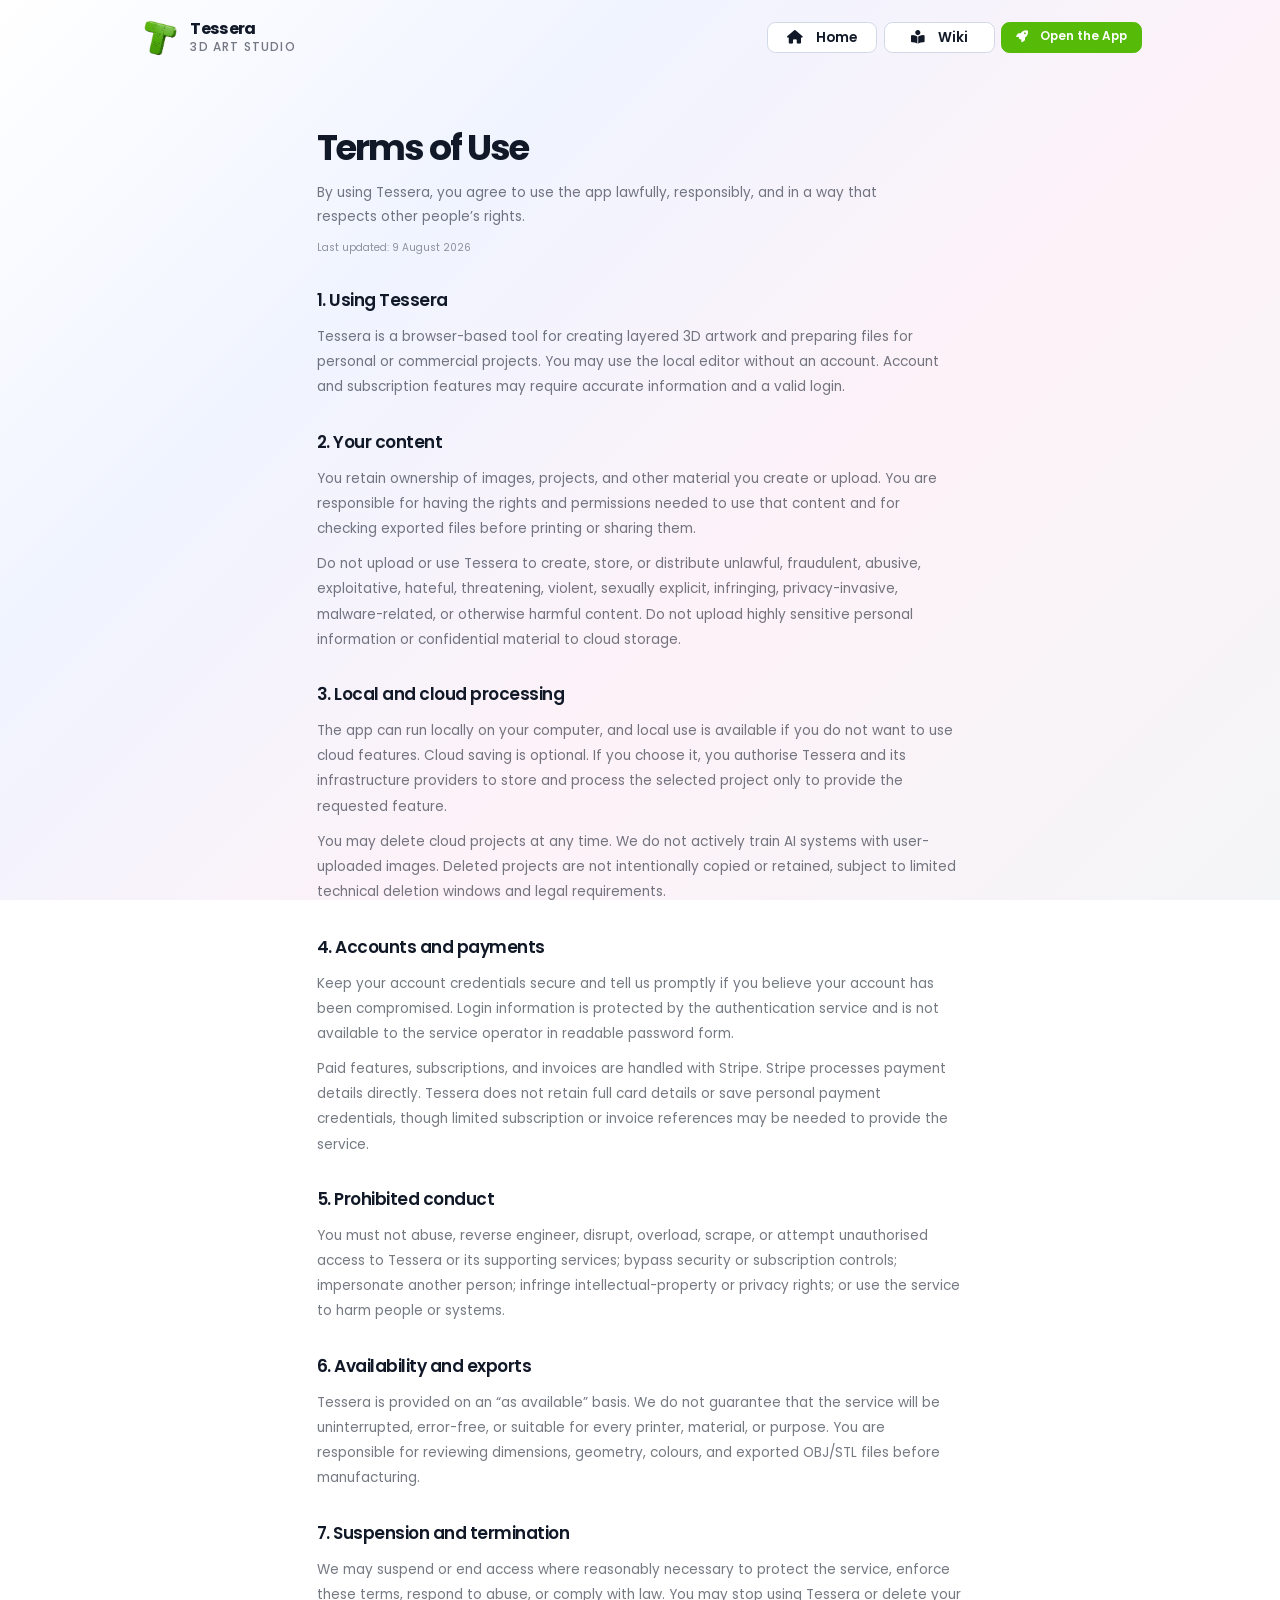
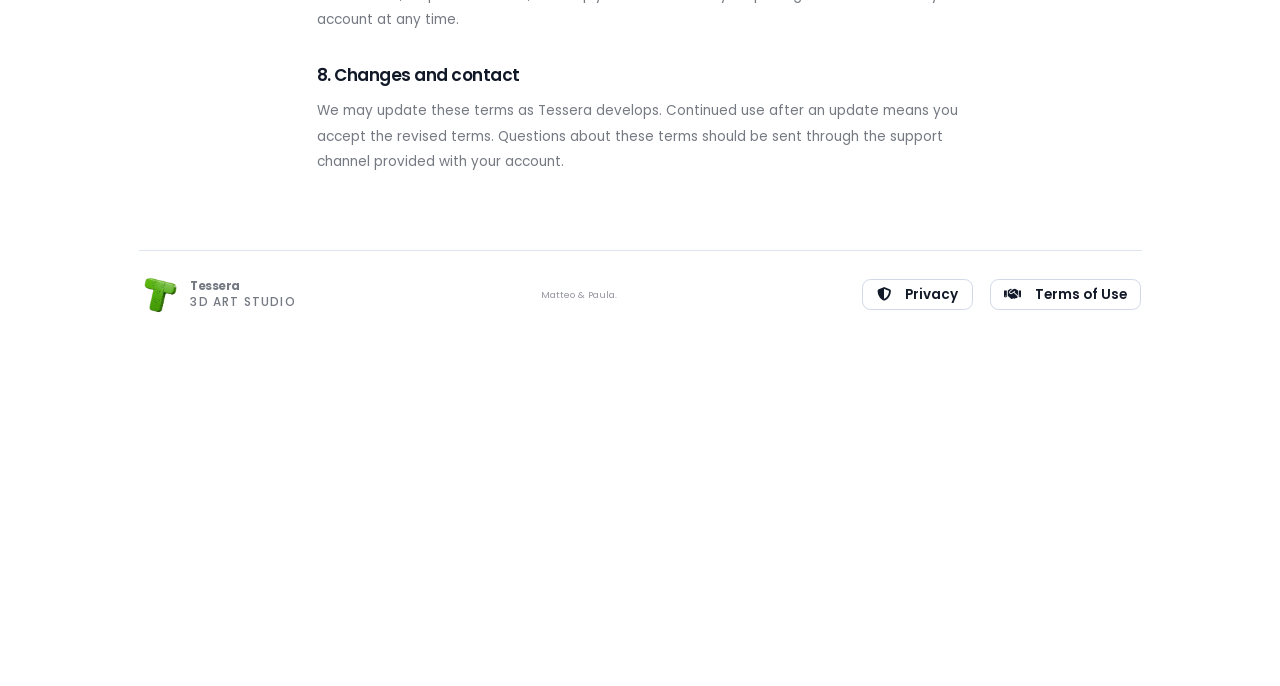
<file: terms.html>
<!doctype html>
<html lang="en">
  <head>
    <meta charset="UTF-8" />
    <meta name="viewport" content="width=device-width, initial-scale=1.0" />
    <meta name="theme-color" content="#55ba08" />
    <title>Terms of Use - Tessera</title>
    <link rel="icon" type="image/png" href="icon.png" />
    <link rel="preconnect" href="https://fonts.googleapis.com" />
    <link rel="preconnect" href="https://fonts.gstatic.com" crossorigin />
    <link href="https://fonts.googleapis.com/css2?family=Poppins:wght@300;400;500;600;700&display=swap" rel="stylesheet" />
    <link rel="stylesheet" href="https://cdnjs.cloudflare.com/ajax/libs/font-awesome/6.5.1/css/all.min.css" />
    <link rel="stylesheet" href="styles.css" />
  </head>
  <body class="marketing-body wiki-body">
    <header class="site-header"><a class="brand" href="index.html"><img src="icon.png" alt="" /><span>Tessera<small>3D Art Studio</small></span></a><nav class="site-nav" aria-label="Main navigation"><a href="index.html"><i class="fa-solid fa-house"></i> Home</a><a href="wiki.html"><i class="fa-solid fa-book-open-reader"></i> Wiki</a><a class="nav-cta" href="app.html"><i class="fa-solid fa-rocket"></i> Open the App</a></nav></header>
    <main class="legal-layout marketing-shell">
      <article class="legal-content">
        <h1>Terms of Use</h1>
        <p class="legal-lead">By using Tessera, you agree to use the app lawfully, responsibly, and in a way that respects other people’s rights.</p>
        <p class="legal-updated">Last updated: 9 August 2026</p>

        <h2>1. Using Tessera</h2>
        <p>Tessera is a browser-based tool for creating layered 3D artwork and preparing files for personal or commercial projects. You may use the local editor without an account. Account and subscription features may require accurate information and a valid login.</p>

        <h2>2. Your content</h2>
        <p>You retain ownership of images, projects, and other material you create or upload. You are responsible for having the rights and permissions needed to use that content and for checking exported files before printing or sharing them.</p>
        <p>Do not upload or use Tessera to create, store, or distribute unlawful, fraudulent, abusive, exploitative, hateful, threatening, violent, sexually explicit, infringing, privacy-invasive, malware-related, or otherwise harmful content. Do not upload highly sensitive personal information or confidential material to cloud storage.</p>

        <h2>3. Local and cloud processing</h2>
        <p>The app can run locally on your computer, and local use is available if you do not want to use cloud features. Cloud saving is optional. If you choose it, you authorise Tessera and its infrastructure providers to store and process the selected project only to provide the requested feature.</p>
        <p>You may delete cloud projects at any time. We do not actively train AI systems with user-uploaded images. Deleted projects are not intentionally copied or retained, subject to limited technical deletion windows and legal requirements.</p>

        <h2>4. Accounts and payments</h2>
        <p>Keep your account credentials secure and tell us promptly if you believe your account has been compromised. Login information is protected by the authentication service and is not available to the service operator in readable password form.</p>
        <p>Paid features, subscriptions, and invoices are handled with Stripe. Stripe processes payment details directly. Tessera does not retain full card details or save personal payment credentials, though limited subscription or invoice references may be needed to provide the service.</p>

        <h2>5. Prohibited conduct</h2>
        <p>You must not abuse, reverse engineer, disrupt, overload, scrape, or attempt unauthorised access to Tessera or its supporting services; bypass security or subscription controls; impersonate another person; infringe intellectual-property or privacy rights; or use the service to harm people or systems.</p>

        <h2>6. Availability and exports</h2>
        <p>Tessera is provided on an “as available” basis. We do not guarantee that the service will be uninterrupted, error-free, or suitable for every printer, material, or purpose. You are responsible for reviewing dimensions, geometry, colours, and exported OBJ/STL files before manufacturing.</p>

        <h2>7. Suspension and termination</h2>
        <p>We may suspend or end access where reasonably necessary to protect the service, enforce these terms, respond to abuse, or comply with law. You may stop using Tessera or delete your account at any time.</p>

        <h2>8. Changes and contact</h2>
        <p>We may update these terms as Tessera develops. Continued use after an update means you accept the revised terms. Questions about these terms should be sent through the support channel provided with your account.</p>
      </article>
    </main>
    <footer class="site-footer marketing-shell"><a class="brand" href="index.html"><img src="icon.png" alt="" /><span>Tessera<small>3D Art Studio</small></span></a><span>Matteo &amp; Paula.</span><div><a href="privacy.html"><i class="fa-solid fa-shield-halved"></i> Privacy</a><a href="terms.html"><i class="fa-solid fa-handshake"></i> Terms of Use</a></div></footer>
  </body>
</html>
</file>
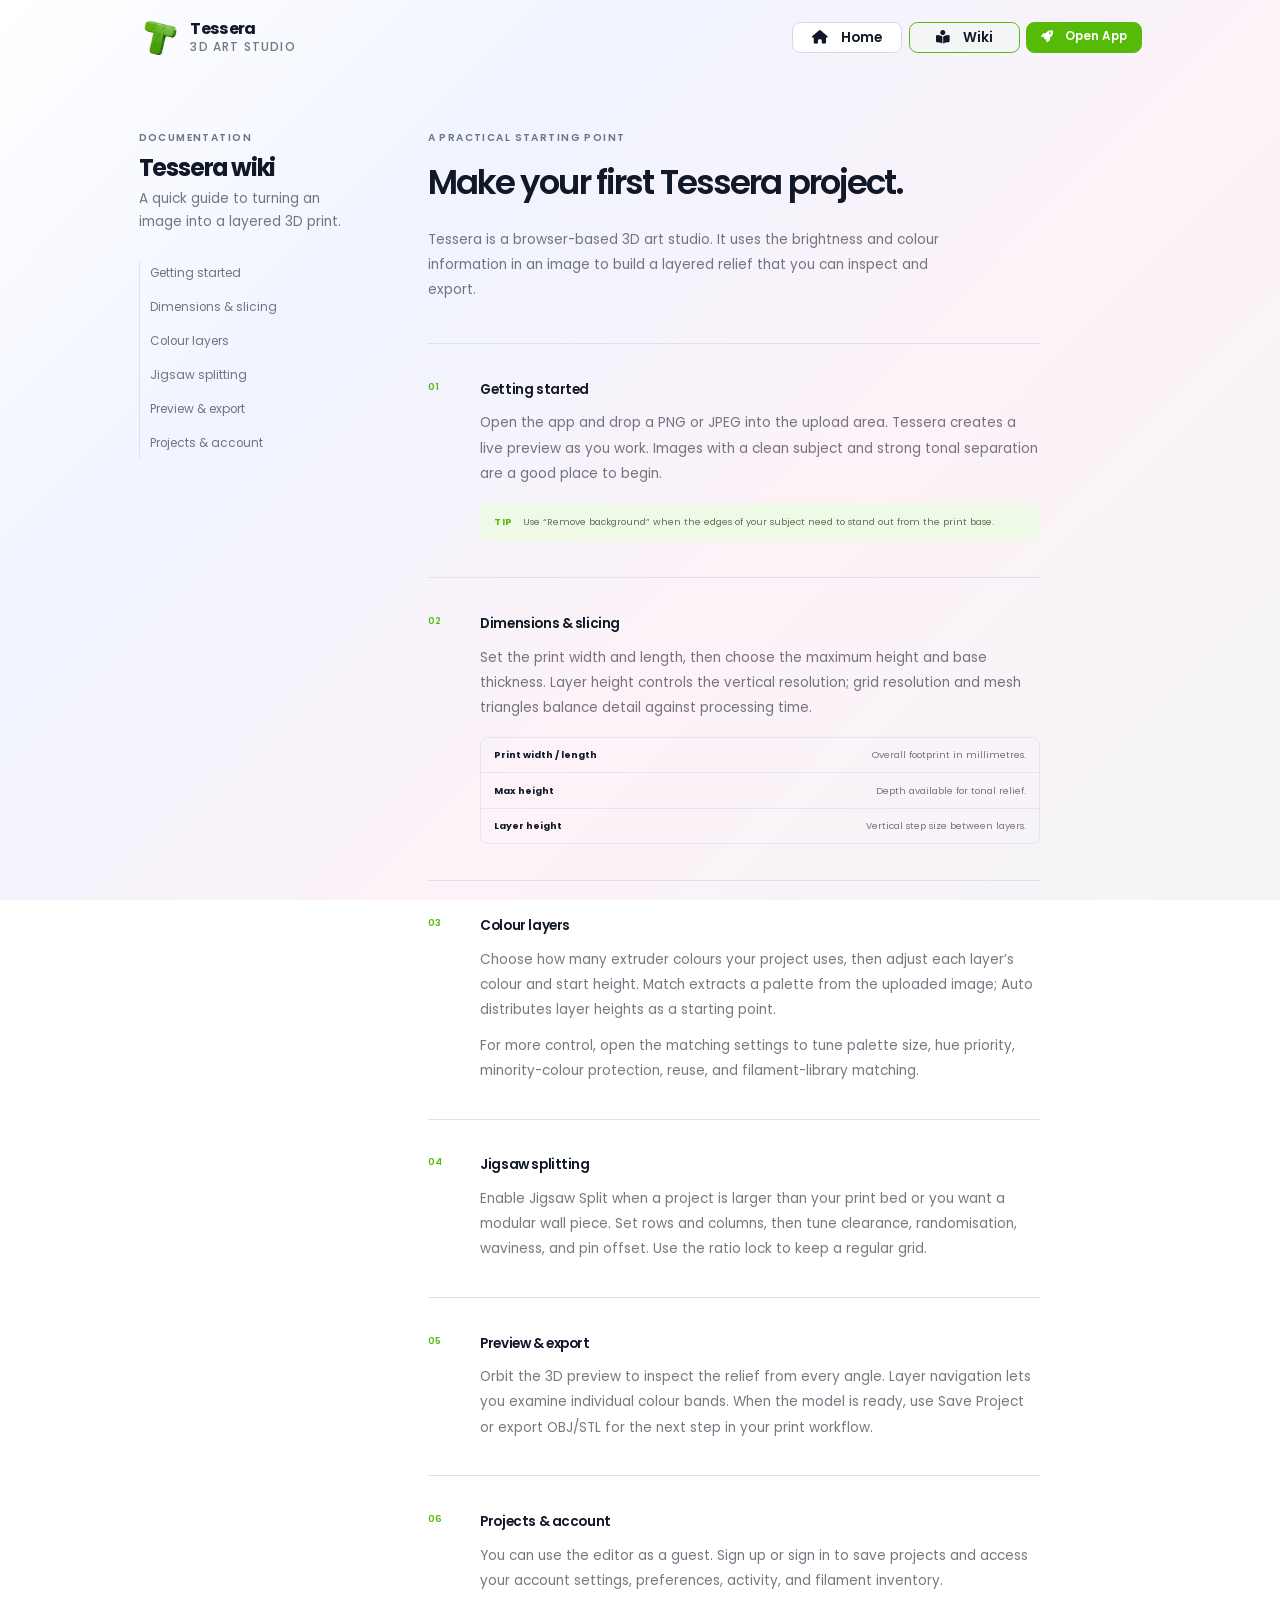
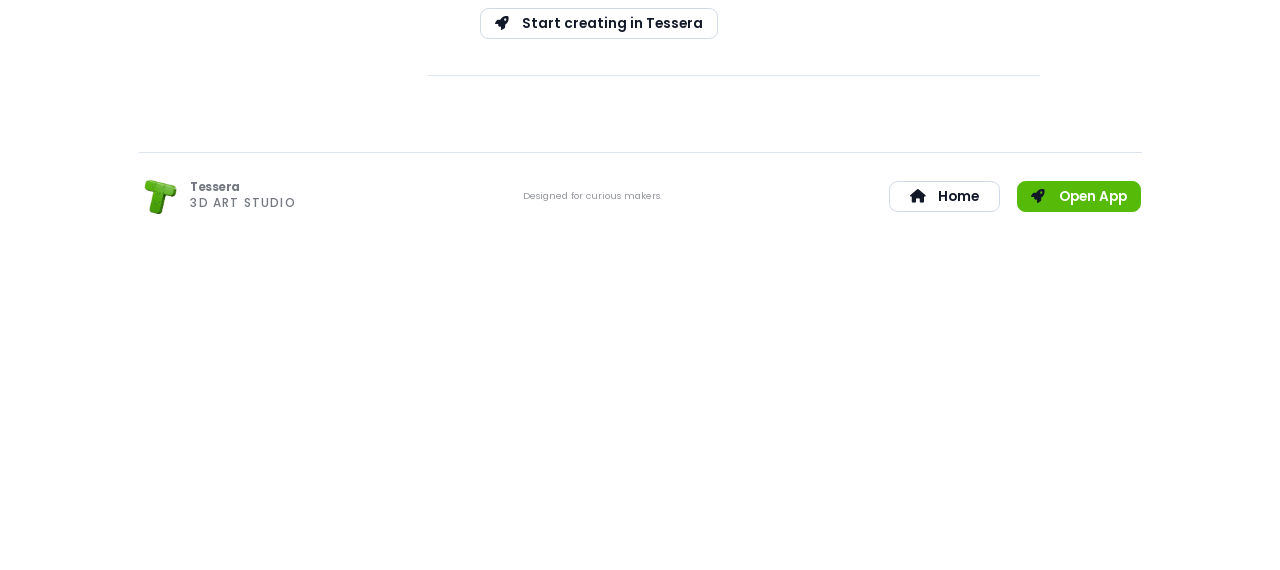
<file: wiki.html>
<!doctype html>
<html lang="en">
  <head>
    <meta charset="UTF-8" /><meta name="viewport" content="width=device-width, initial-scale=1.0" /><meta name="theme-color" content="#55ba08" />
    <title>Tessera Wiki - 3D Art Studio</title><link rel="icon" type="image/png" href="icon.png" /><link rel="preconnect" href="https://fonts.googleapis.com" /><link rel="preconnect" href="https://fonts.gstatic.com" crossorigin /><link href="https://fonts.googleapis.com/css2?family=Poppins:wght@300;400;500;600;700&display=swap" rel="stylesheet" /><link rel="stylesheet" href="https://cdnjs.cloudflare.com/ajax/libs/font-awesome/6.5.1/css/all.min.css" /><link rel="stylesheet" href="styles.css" />
  </head>
  <body class="marketing-body wiki-body"><header class="site-header"><a class="brand" href="index.html"><img src="icon.png" alt="" /><span>Tessera<small>3D Art Studio</small></span></a><nav class="site-nav" aria-label="Main navigation"><a href="index.html"><i class="fa-solid fa-house"></i> Home</a><a class="active" href="wiki.html"><i class="fa-solid fa-book-open-reader"></i> Wiki</a><a class="nav-cta" href="app.html"><i class="fa-solid fa-rocket"></i> Open App</a></nav></header>
    <main class="wiki-layout marketing-shell"><aside class="wiki-nav"><div class="eyebrow">Documentation</div><h1>Tessera wiki</h1><p>A quick guide to turning an image into a layered 3D print.</p><nav><a href="#getting-started">Getting started</a><a href="#dimensions">Dimensions &amp; slicing</a><a href="#colours">Colour layers</a><a href="#jigsaw">Jigsaw splitting</a><a href="#preview">Preview &amp; export</a><a href="#account">Projects &amp; account</a></nav></aside>
      <article class="wiki-content"><div class="wiki-intro"><div class="eyebrow">A practical starting point</div><h2>Make your first Tessera project.</h2><p>Tessera is a browser-based 3D art studio. It uses the brightness and colour information in an image to build a layered relief that you can inspect and export.</p></div>
        <section id="getting-started"><span class="wiki-number">01</span><div><h3>Getting started</h3><p>Open the app and drop a PNG or JPEG into the upload area. Tessera creates a live preview as you work. Images with a clean subject and strong tonal separation are a good place to begin.</p><div class="wiki-tip"><b>Tip</b><span>Use “Remove background” when the edges of your subject need to stand out from the print base.</span></div></div></section>
        <section id="dimensions"><span class="wiki-number">02</span><div><h3>Dimensions &amp; slicing</h3><p>Set the print width and length, then choose the maximum height and base thickness. Layer height controls the vertical resolution; grid resolution and mesh triangles balance detail against processing time.</p><div class="wiki-table"><div><b>Print width / length</b><span>Overall footprint in millimetres.</span></div><div><b>Max height</b><span>Depth available for tonal relief.</span></div><div><b>Layer height</b><span>Vertical step size between layers.</span></div></div></div></section>
        <section id="colours"><span class="wiki-number">03</span><div><h3>Colour layers</h3><p>Choose how many extruder colours your project uses, then adjust each layer’s colour and start height. Match extracts a palette from the uploaded image; Auto distributes layer heights as a starting point.</p><p>For more control, open the matching settings to tune palette size, hue priority, minority-colour protection, reuse, and filament-library matching.</p></div></section>
        <section id="jigsaw"><span class="wiki-number">04</span><div><h3>Jigsaw splitting</h3><p>Enable Jigsaw Split when a project is larger than your print bed or you want a modular wall piece. Set rows and columns, then tune clearance, randomisation, waviness, and pin offset. Use the ratio lock to keep a regular grid.</p></div></section>
        <section id="preview"><span class="wiki-number">05</span><div><h3>Preview &amp; export</h3><p>Orbit the 3D preview to inspect the relief from every angle. Layer navigation lets you examine individual colour bands. When the model is ready, use Save Project or export OBJ/STL for the next step in your print workflow.</p></div></section>
        <section id="account"><span class="wiki-number">06</span><div><h3>Projects &amp; account</h3><p>You can use the editor as a guest. Sign up or sign in to save projects and access your account settings, preferences, activity, and filament inventory.</p><a class="inline-cta" href="app.html"><i class="fa-solid fa-rocket"></i> Start creating in Tessera</a></div></section>
      </article>
    </main><footer class="site-footer marketing-shell"><a class="brand" href="index.html"><img src="icon.png" alt="" /><span>Tessera<small>3D Art Studio</small></span></a><span>Designed for curious makers.</span><div><a href="index.html"><i class="fa-solid fa-house"></i> Home</a><a href="app.html"><i class="fa-solid fa-rocket"></i> Open App</a></div></footer>
  </body>
</html>
</file>
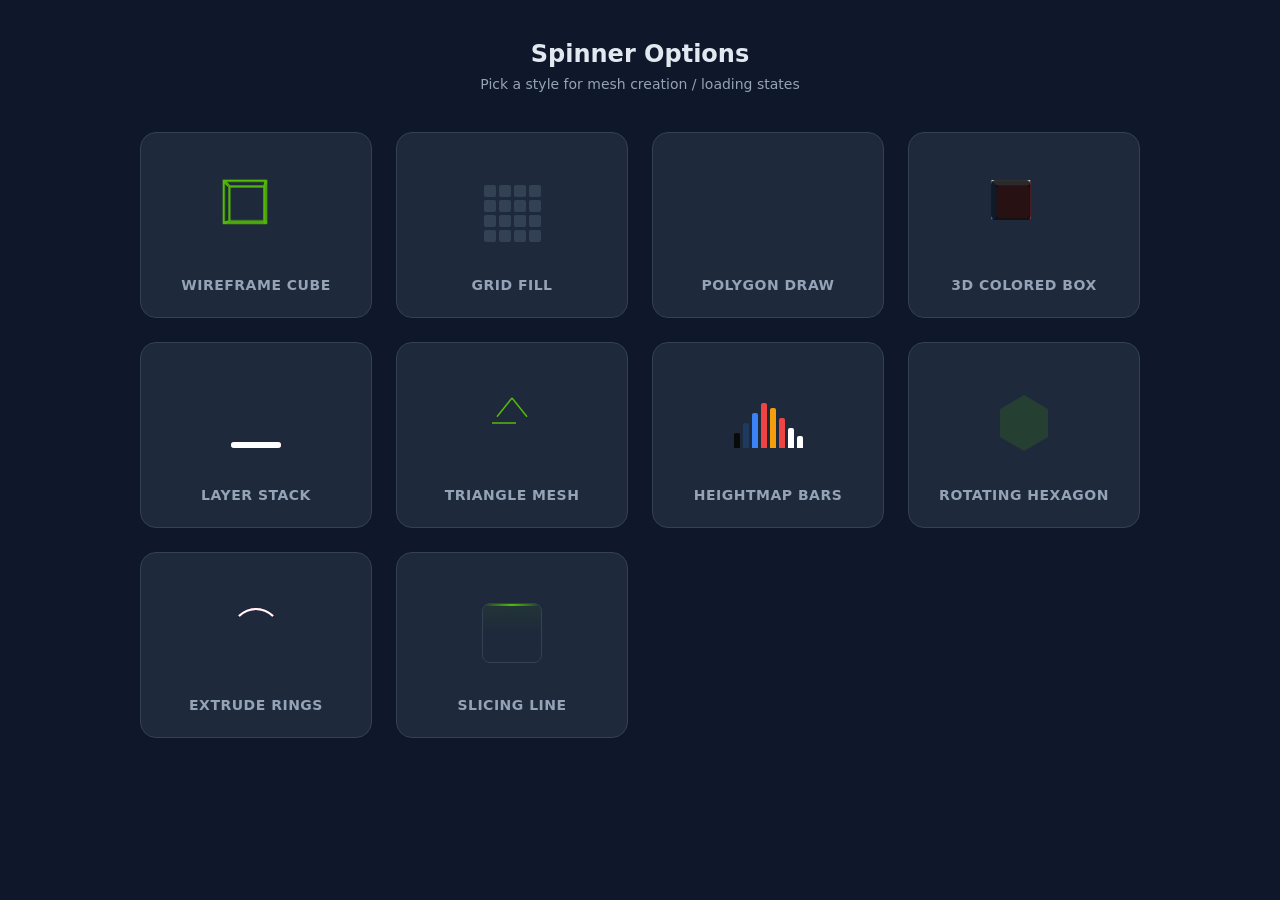
<file: New folder/spinner-test.html>
<!doctype html>
<html lang="en">
  <head>
    <meta charset="UTF-8" />
    <meta name="viewport" content="width=device-width, initial-scale=1.0" />
    <title>Spinner Test Page</title>
    <style>
      * {
        margin: 0;
        padding: 0;
        box-sizing: border-box;
      }
      body {
        background: #0f172a;
        color: #e2e8f0;
        font-family: "Segoe UI", system-ui, sans-serif;
        min-height: 100vh;
        display: flex;
        flex-direction: column;
        align-items: center;
        padding: 40px 20px;
      }
      h1 {
        font-size: 24px;
        margin-bottom: 8px;
        font-weight: 600;
      }
      .subtitle {
        color: #94a3b8;
        font-size: 14px;
        margin-bottom: 40px;
      }
      .grid {
        display: grid;
        grid-template-columns: repeat(auto-fit, minmax(220px, 1fr));
        gap: 24px;
        max-width: 1000px;
        width: 100%;
      }
      .card {
        background: #1e293b;
        border: 1px solid #334155;
        border-radius: 16px;
        padding: 40px 20px 24px;
        display: flex;
        flex-direction: column;
        align-items: center;
        gap: 24px;
        transition: border-color 0.2s;
      }
      .card:hover {
        border-color: #55ba08;
      }
      .card h3 {
        font-size: 14px;
        font-weight: 600;
        color: #94a3b8;
        text-transform: uppercase;
        letter-spacing: 0.5px;
      }
      .spinner-area {
        width: 80px;
        height: 80px;
        display: flex;
        align-items: center;
        justify-content: center;
      }

      /* ── 1. Wireframe Cube ─────────────────────────── */
      .wireframe-scene {
        width: 60px;
        height: 60px;
        perspective: 200px;
      }
      .wireframe-cube {
        width: 40px;
        height: 40px;
        position: relative;
        transform-style: preserve-3d;
        animation: wireRotate 2s linear infinite;
      }
      .wireframe-cube .face {
        position: absolute;
        width: 40px;
        height: 40px;
        border: 2px solid #55ba08;
        background: transparent;
      }
      .wireframe-cube .front {
        transform: translateZ(20px);
      }
      .wireframe-cube .back {
        transform: translateZ(-20px) rotateY(180deg);
      }
      .wireframe-cube .left {
        transform: translateX(-20px) rotateY(-90deg);
      }
      .wireframe-cube .right {
        transform: translateX(20px) rotateY(90deg);
      }
      .wireframe-cube .top {
        transform: translateY(-20px) rotateX(90deg);
      }
      .wireframe-cube .bottom {
        transform: translateY(20px) rotateX(-90deg);
      }
      @keyframes wireRotate {
        0% {
          transform: rotateX(20deg) rotateY(0deg);
        }
        100% {
          transform: rotateX(20deg) rotateY(360deg);
        }
      }

      /* ── 2. Grid Fill ──────────────────────────────── */
      .grid-fill {
        display: grid;
        grid-template-columns: repeat(4, 12px);
        grid-template-rows: repeat(4, 12px);
        gap: 3px;
      }
      .grid-fill .cell {
        width: 12px;
        height: 12px;
        border-radius: 2px;
        background: #334155;
        animation: cellFill 2s ease-in-out infinite;
      }
      .grid-fill .cell:nth-child(1) {
        animation-delay: 0s;
      }
      .grid-fill .cell:nth-child(2) {
        animation-delay: 0.06s;
      }
      .grid-fill .cell:nth-child(3) {
        animation-delay: 0.12s;
      }
      .grid-fill .cell:nth-child(4) {
        animation-delay: 0.18s;
      }
      .grid-fill .cell:nth-child(5) {
        animation-delay: 0.24s;
      }
      .grid-fill .cell:nth-child(6) {
        animation-delay: 0.3s;
      }
      .grid-fill .cell:nth-child(7) {
        animation-delay: 0.36s;
      }
      .grid-fill .cell:nth-child(8) {
        animation-delay: 0.42s;
      }
      .grid-fill .cell:nth-child(9) {
        animation-delay: 0.48s;
      }
      .grid-fill .cell:nth-child(10) {
        animation-delay: 0.54s;
      }
      .grid-fill .cell:nth-child(11) {
        animation-delay: 0.6s;
      }
      .grid-fill .cell:nth-child(12) {
        animation-delay: 0.66s;
      }
      .grid-fill .cell:nth-child(13) {
        animation-delay: 0.72s;
      }
      .grid-fill .cell:nth-child(14) {
        animation-delay: 0.78s;
      }
      .grid-fill .cell:nth-child(15) {
        animation-delay: 0.84s;
      }
      .grid-fill .cell:nth-child(16) {
        animation-delay: 0.9s;
      }
      @keyframes cellFill {
        0%,
        20% {
          background: #334155;
          transform: scale(0.8);
        }
        40%,
        60% {
          background: #55ba08;
          transform: scale(1);
        }
        80%,
        100% {
          background: #334155;
          transform: scale(0.8);
        }
      }

      /* ── 3. Polygon Draw ───────────────────────────── */
      .polygon-spinner {
        width: 60px;
        height: 60px;
      }
      .polygon-spinner svg {
        width: 60px;
        height: 60px;
      }
      .polygon-spinner .tri-outline {
        fill: transparent;
        stroke: #55ba08;
        stroke-width: 2;
        stroke-dasharray: 220;
        stroke-dashoffset: 220;
        animation: drawTri 1.5s ease-in-out infinite;
      }
      .polygon-spinner .tri-fill {
        fill: rgba(85, 186, 8, 0.2);
        stroke: none;
        opacity: 0;
        animation: fillTri 1.5s ease-in-out infinite;
      }
      @keyframes drawTri {
        0% {
          stroke-dashoffset: 220;
        }
        50% {
          stroke-dashoffset: 0;
        }
        100% {
          stroke-dashoffset: -220;
        }
      }
      @keyframes fillTri {
        0%,
        40% {
          opacity: 0;
        }
        50%,
        70% {
          opacity: 1;
        }
        80%,
        100% {
          opacity: 0;
        }
      }

      /* ── 4. 3D Colored Box ─────────────────────────── */
      .colored-scene {
        width: 60px;
        height: 60px;
        perspective: 200px;
      }
      .colored-cube {
        width: 36px;
        height: 36px;
        position: relative;
        transform-style: preserve-3d;
        animation: coloredSpin 3s ease-in-out infinite;
      }
      .colored-cube .cface {
        position: absolute;
        width: 36px;
        height: 36px;
        opacity: 0.85;
        border-radius: 4px;
      }
      .colored-cube .cfront {
        background: #0a0a0a;
        transform: translateZ(18px);
      }
      .colored-cube .cback {
        background: #ef4444;
        transform: translateZ(-18px) rotateY(180deg);
      }
      .colored-cube .cleft {
        background: #3b82f6;
        transform: translateX(-18px) rotateY(-90deg);
      }
      .colored-cube .cright {
        background: #ef4444;
        transform: translateX(18px) rotateY(90deg);
      }
      .colored-cube .ctop {
        background: #ffffff;
        transform: translateY(-18px) rotateX(90deg);
      }
      .colored-cube .cbottom {
        background: #0a0a0a;
        transform: translateY(18px) rotateX(-90deg);
      }
      @keyframes coloredSpin {
        0% {
          transform: rotateX(0deg) rotateY(0deg);
        }
        25% {
          transform: rotateX(90deg) rotateY(90deg);
        }
        50% {
          transform: rotateX(180deg) rotateY(180deg);
        }
        75% {
          transform: rotateX(270deg) rotateY(270deg);
        }
        100% {
          transform: rotateX(360deg) rotateY(360deg);
        }
      }

      /* ── 5. Layer Stack ────────────────────────────── */
      .layer-stack {
        width: 50px;
        height: 50px;
        position: relative;
      }
      .layer-stack .lbar {
        position: absolute;
        left: 0;
        width: 50px;
        height: 6px;
        border-radius: 3px;
        animation: layerRise 1.8s ease-in-out infinite;
      }
      .layer-stack .lbar:nth-child(1) {
        background: #0a0a0a;
        bottom: 0;
        animation-delay: 0s;
      }
      .layer-stack .lbar:nth-child(2) {
        background: #3b82f6;
        bottom: 0;
        animation-delay: 0.3s;
      }
      .layer-stack .lbar:nth-child(3) {
        background: #ef4444;
        bottom: 0;
        animation-delay: 0.6s;
      }
      .layer-stack .lbar:nth-child(4) {
        background: #ffffff;
        bottom: 0;
        animation-delay: 0.9s;
      }
      @keyframes layerRise {
        0% {
          bottom: 0;
          opacity: 1;
        }
        50% {
          bottom: 44px;
          opacity: 1;
        }
        51% {
          opacity: 0;
        }
        100% {
          bottom: 0;
          opacity: 0;
        }
      }

      /* ── 6. Triangle Mesh ──────────────────────────── */
      .tri-mesh {
        width: 60px;
        height: 60px;
      }
      .tri-mesh svg {
        width: 60px;
        height: 60px;
      }
      .tri-mesh .mesh-tri {
        fill: transparent;
        stroke: #55ba08;
        stroke-width: 1.5;
        stroke-dasharray: 80;
        stroke-dashoffset: 80;
        animation: meshDraw 2.4s ease-in-out infinite;
      }
      .tri-mesh .mesh-tri:nth-child(1) {
        animation-delay: 0s;
      }
      .tri-mesh .mesh-tri:nth-child(2) {
        animation-delay: 0.3s;
      }
      .tri-mesh .mesh-tri:nth-child(3) {
        animation-delay: 0.6s;
      }
      .tri-mesh .mesh-tri:nth-child(4) {
        animation-delay: 0.9s;
      }
      .tri-mesh .mesh-tri:nth-child(5) {
        animation-delay: 1.2s;
      }
      @keyframes meshDraw {
        0%,
        10% {
          stroke-dashoffset: 80;
          stroke: #55ba08;
        }
        30%,
        50% {
          stroke-dashoffset: 0;
          stroke: #55ba08;
        }
        60%,
        100% {
          stroke-dashoffset: -80;
          stroke: #334155;
        }
      }

      /* ── 7. Heightmap Bars ─────────────────────────── */
      .hmap-bars {
        display: flex;
        align-items: flex-end;
        gap: 3px;
        height: 50px;
      }
      .hmap-bars .hbar {
        width: 6px;
        border-radius: 2px 2px 0 0;
        animation: hbarPulse 1.4s ease-in-out infinite;
      }
      .hmap-bars .hbar:nth-child(1) {
        background: #0a0a0a;
        height: 15px;
        animation-delay: 0s;
      }
      .hmap-bars .hbar:nth-child(2) {
        background: #1e3a5f;
        height: 25px;
        animation-delay: 0.1s;
      }
      .hmap-bars .hbar:nth-child(3) {
        background: #3b82f6;
        height: 35px;
        animation-delay: 0.2s;
      }
      .hmap-bars .hbar:nth-child(4) {
        background: #ef4444;
        height: 45px;
        animation-delay: 0.3s;
      }
      .hmap-bars .hbar:nth-child(5) {
        background: #f59e0b;
        height: 40px;
        animation-delay: 0.4s;
      }
      .hmap-bars .hbar:nth-child(6) {
        background: #ef4444;
        height: 30px;
        animation-delay: 0.5s;
      }
      .hmap-bars .hbar:nth-child(7) {
        background: #ffffff;
        height: 20px;
        animation-delay: 0.6s;
      }
      .hmap-bars .hbar:nth-child(8) {
        background: #ffffff;
        height: 12px;
        animation-delay: 0.7s;
      }
      @keyframes hbarPulse {
        0%,
        100% {
          opacity: 0.4;
          transform: scaleY(0.6);
        }
        50% {
          opacity: 1;
          transform: scaleY(1);
        }
      }

      /* ── 8. Rotating Hexagon ───────────────────────── */
      .hex-spinner {
        width: 60px;
        height: 60px;
        animation: hexSpin 2s linear infinite;
      }
      .hex-spinner svg {
        width: 60px;
        height: 60px;
      }
      .hex-spinner .hex-outline {
        fill: transparent;
        stroke: #55ba08;
        stroke-width: 2.5;
        stroke-dasharray: 180;
        stroke-dashoffset: 180;
        animation: hexDraw 2s ease-in-out infinite;
      }
      .hex-spinner .hex-fill {
        fill: rgba(85, 186, 8, 0.15);
        animation: hexFillBg 2s ease-in-out infinite;
      }
      @keyframes hexSpin {
        0% {
          transform: rotate(0deg);
        }
        100% {
          transform: rotate(360deg);
        }
      }
      @keyframes hexDraw {
        0% {
          stroke-dashoffset: 180;
        }
        50% {
          stroke-dashoffset: 0;
        }
        100% {
          stroke-dashoffset: -180;
        }
      }
      @keyframes hexFillBg {
        0%,
        30% {
          opacity: 0;
        }
        50%,
        70% {
          opacity: 1;
        }
        80%,
        100% {
          opacity: 0;
        }
      }

      /* ── 9. Extrude Rings ──────────────────────────── */
      .extrude-rings {
        position: relative;
        width: 50px;
        height: 50px;
      }
      .extrude-rings .ering {
        position: absolute;
        inset: 0;
        border: 2px solid transparent;
        border-radius: 50%;
        animation: extrudePulse 1.6s ease-in-out infinite;
      }
      .extrude-rings .ering:nth-child(1) {
        border-top-color: #0a0a0a;
        animation-delay: 0s;
      }
      .extrude-rings .ering:nth-child(2) {
        border-top-color: #3b82f6;
        animation-delay: 0.2s;
      }
      .extrude-rings .ering:nth-child(3) {
        border-top-color: #ef4444;
        animation-delay: 0.4s;
      }
      .extrude-rings .ering:nth-child(4) {
        border-top-color: #ffffff;
        animation-delay: 0.6s;
      }
      @keyframes extrudePulse {
        0% {
          transform: scale(0.3);
          opacity: 0;
        }
        50% {
          transform: scale(1);
          opacity: 1;
        }
        100% {
          transform: scale(1.3);
          opacity: 0;
        }
      }

      /* ── 10. Slicing Line ──────────────────────────── */
      .slice-line {
        width: 60px;
        height: 60px;
        position: relative;
        overflow: hidden;
        border-radius: 8px;
        background: #1e293b;
        border: 1px solid #334155;
      }
      .slice-line .scan {
        position: absolute;
        left: 0;
        width: 100%;
        height: 2px;
        background: linear-gradient(90deg, transparent, #55ba08, transparent);
        animation: sliceScan 1.5s ease-in-out infinite;
      }
      .slice-line .scanline-after {
        position: absolute;
        left: 0;
        width: 100%;
        background: linear-gradient(
          180deg,
          rgba(85, 186, 8, 0.08),
          transparent
        );
        animation: sliceScan 1.5s ease-in-out infinite;
      }
      @keyframes sliceScan {
        0% {
          top: -2px;
        }
        100% {
          top: 100%;
        }
      }
    </style>
  </head>
  <body>
    <h1>Spinner Options</h1>
    <p class="subtitle">Pick a style for mesh creation / loading states</p>

    <div class="grid">
      <!-- 1. Wireframe Cube -->
      <div class="card">
        <div class="spinner-area">
          <div class="wireframe-scene">
            <div class="wireframe-cube">
              <div class="face front"></div>
              <div class="face back"></div>
              <div class="face left"></div>
              <div class="face right"></div>
              <div class="face top"></div>
              <div class="face bottom"></div>
            </div>
          </div>
        </div>
        <h3>Wireframe Cube</h3>
      </div>

      <!-- 2. Grid Fill -->
      <div class="card">
        <div class="spinner-area">
          <div class="grid-fill">
            <div class="cell"></div>
            <div class="cell"></div>
            <div class="cell"></div>
            <div class="cell"></div>
            <div class="cell"></div>
            <div class="cell"></div>
            <div class="cell"></div>
            <div class="cell"></div>
            <div class="cell"></div>
            <div class="cell"></div>
            <div class="cell"></div>
            <div class="cell"></div>
            <div class="cell"></div>
            <div class="cell"></div>
            <div class="cell"></div>
            <div class="cell"></div>
          </div>
        </div>
        <h3>Grid Fill</h3>
      </div>

      <!-- 3. Polygon Draw -->
      <div class="card">
        <div class="spinner-area">
          <div class="polygon-spinner">
            <svg viewBox="0 0 60 60">
              <polygon class="tri-fill" points="30,5 55,52 5,52" />
              <polygon class="tri-outline" points="30,5 55,52 5,52" />
            </svg>
          </div>
        </div>
        <h3>Polygon Draw</h3>
      </div>

      <!-- 4. 3D Colored Box -->
      <div class="card">
        <div class="spinner-area">
          <div class="colored-scene">
            <div class="colored-cube">
              <div class="cface cfront"></div>
              <div class="cface cback"></div>
              <div class="cface cleft"></div>
              <div class="cface cright"></div>
              <div class="cface ctop"></div>
              <div class="cface cbottom"></div>
            </div>
          </div>
        </div>
        <h3>3D Colored Box</h3>
      </div>

      <!-- 5. Layer Stack -->
      <div class="card">
        <div class="spinner-area">
          <div class="layer-stack">
            <div class="lbar"></div>
            <div class="lbar"></div>
            <div class="lbar"></div>
            <div class="lbar"></div>
          </div>
        </div>
        <h3>Layer Stack</h3>
      </div>

      <!-- 6. Triangle Mesh -->
      <div class="card">
        <div class="spinner-area">
          <div class="tri-mesh">
            <svg viewBox="0 0 60 60">
              <polygon class="mesh-tri" points="30,5 50,30 10,30" />
              <polygon class="mesh-tri" points="10,30 30,55 50,30" />
              <polygon class="mesh-tri" points="5,55 20,30 5,30" />
              <polygon class="mesh-tri" points="55,55 40,30 55,30" />
              <polygon class="mesh-tri" points="30,5 10,30 50,30" />
            </svg>
          </div>
        </div>
        <h3>Triangle Mesh</h3>
      </div>

      <!-- 7. Heightmap Bars -->
      <div class="card">
        <div class="spinner-area">
          <div class="hmap-bars">
            <div class="hbar"></div>
            <div class="hbar"></div>
            <div class="hbar"></div>
            <div class="hbar"></div>
            <div class="hbar"></div>
            <div class="hbar"></div>
            <div class="hbar"></div>
            <div class="hbar"></div>
          </div>
        </div>
        <h3>Heightmap Bars</h3>
      </div>

      <!-- 8. Rotating Hexagon -->
      <div class="card">
        <div class="spinner-area">
          <div class="hex-spinner">
            <svg viewBox="0 0 60 60">
              <polygon
                class="hex-fill"
                points="30,2 54,16 54,44 30,58 6,44 6,16"
              />
              <polygon
                class="hex-outline"
                points="30,2 54,16 54,44 30,58 6,44 6,16"
              />
            </svg>
          </div>
        </div>
        <h3>Rotating Hexagon</h3>
      </div>

      <!-- 9. Extrude Rings -->
      <div class="card">
        <div class="spinner-area">
          <div class="extrude-rings">
            <div class="ering"></div>
            <div class="ering"></div>
            <div class="ering"></div>
            <div class="ering"></div>
          </div>
        </div>
        <h3>Extrude Rings</h3>
      </div>

      <!-- 10. Slicing Line -->
      <div class="card">
        <div class="spinner-area">
          <div class="slice-line">
            <div class="scan"></div>
            <div class="scanline-after" style="height: 50%"></div>
          </div>
        </div>
        <h3>Slicing Line</h3>
      </div>
    </div>
  </body>
</html>
</file>
<file: styles.css>
/* ── Design Tokens ─────────────────────────────────────────────────────────── */
:root {
  /* Text — 3 tiers only */
  --text-xs: 12px;
  --text-btn: 14px;
  --text-sm: 14px;
  --text-lg: 16px;
  --text-app: 14px;

  /* Widget heights */
  --h-sm: 28px;
  --h-md: 36px;

  /* Radii */
  --radius-sm: 8px;
  --radius-md: 10px;
  --radius-lg: 16px;
  --radius-pill: 50%;

  /* Colors */
  --bg-base: #f4f5f7;
  --bg-panel: #ffffff;
  --accent: #55ba08;
  --border: #d1d9e6;
  --border-focus: rgba(85, 186, 8, 0.22);
  --text-main: #111827;
  --text-muted: rgba(17, 24, 39, 0.58);
  --text-disabled: rgba(17, 24, 39, 0.38);
  --text-inverse: #ffffff;
  --text-sub: rgba(17, 24, 39, 0.45);
  --shadow-soft: 0 4px 16px rgba(15, 23, 42, 0.1);

  /* Fonts */
  --font-body: "Poppins", sans-serif;
  --font-header: "Poppins", sans-serif;
}

* {
  box-sizing: border-box;
  margin: 0;
  padding: 0;
}

.hidden {
  display: none !important;
}

i.fas,
i.fa-solid,
i.far,
i.fab {
  opacity: 1;
  transition: opacity 0.15s;
  font-style: normal;
}

html {
  zoom: 0.85;
  height: 100%;
}

body {
  font-family: var(--font-body);
  background: linear-gradient(
    135deg,
    #ffffff 0%,
    #f0f4ff 30%,
    #fdf2f8 60%,
    #f4f5f7 100%
  );
  color: var(--text-main);
  height: 100%;
  overflow: hidden;
  line-height: 1.5;
  margin: 0;
}

/* Marketing pages */
.marketing-body { overflow-x: hidden; overflow-y: auto; min-height: 100%; height: auto; background: linear-gradient(135deg, #ffffff 0%, #f0f4ff 30%, #fdf2f8 60%, #f4f5f7 100%); background-attachment: fixed; }
.marketing-shell { width: min(1180px, calc(100% - 48px)); margin-inline: auto; }
.marketing-orb { position: fixed; width: 420px; height: 420px; border-radius: 50%; filter: blur(4px); opacity: .28; pointer-events: none; z-index: 0; }
.marketing-orb-one, .marketing-orb-two { display: none; }
.site-header { width: min(1180px, calc(100% - 48px)); margin: 0 auto; height: 88px; display: flex; align-items: center; justify-content: space-between; position: relative; z-index: 2; }
.brand { display: inline-flex; align-items: center; gap: 11px; color: var(--text-main); text-decoration: none; font-weight: 700; font-size: 19px; letter-spacing: -.04em; }.brand img { width: 50px; height: 50px; border-radius: 11px; }.brand span { display: flex; flex-direction: column; line-height: 1; }.brand small { margin-top: 5px; color: var(--text-muted); font-size: 9px; font-weight: 500; letter-spacing: .1em; text-transform: uppercase; }
.site-nav { display: flex; align-items: center; gap: 28px; }.site-nav a, .site-footer a { color: var(--text-muted); text-decoration: none; font-size: 13px; transition: color .2s ease; }.site-nav a:hover, .site-nav a.active, .site-footer a:hover { color: var(--text-main); }.site-nav .nav-cta { padding: 10px 16px; border: 1px solid rgba(85,186,8,.35); border-radius: 10px; background: rgba(255,255,255,.62); color: var(--text-main); box-shadow: 0 5px 18px rgba(15,23,42,.06); }.site-nav i, .marketing-button i, .text-link i, .feature-card a i, .inline-cta i, .site-footer i { color: var(--text-main); margin-right: 8px; }
.site-nav .nav-cta i { color: var(--text-inverse); }
.hero {
  display: flex;
  flex-direction: column;
  align-items: center;
  text-align: center;
  padding: 10px 0;
  position: relative;
  z-index: 1;
}
.eyebrow {
  color: #6c7685;
  font-size: 11px;
  font-weight: 600;
  letter-spacing: .14em;
  text-transform: uppercase;
}
.eyebrow-dot {
  display: inline-block;
  width: 7px;
  height: 7px;
  margin-right: 8px;
  border-radius: 50%;
  background: var(--accent);
  box-shadow: 0 0 0 5px rgba(85,186,8,.11);
}
.hero-copy {
  width: 100%;
}
.hero h1 {
  margin-top: 20px;
  max-width: 1100px;
  font-size: clamp(42px, 5vw, 72px);
  line-height: 1.05;
  letter-spacing: -.065em;
}
.hero h1 em {
  color: var(--accent);
  font-style: normal;
}
.hero-lead {
  max-width: 100%;
  margin: 20px auto 0;
  color: var(--text-muted);
  font-size: 17px;
  line-height: 1.75;
}
.hero-actions {
  display: flex;
  align-items: center;
  justify-content: center;
  gap: 25px;
  margin-top: 36px;
}
.marketing-button {
  display: inline-flex;
  align-items: center;
  justify-content: center;
  width: fit-content;
  min-height: 43px;
  padding: 0 18px;
  text-decoration: none;
  font-size: 13px;
  border: 0;
  cursor: pointer;
}
.text-link {
  color: var(--text-main);
  font-size: 13px;
  text-decoration: none;
}
.hero-note {
  margin-top: 26px;
  color: var(--text-sub);
  font-size: 11px;
}
.hero-note span {
  color: var(--accent);
  margin-right: 5px;
}
.hero-preview {
  width: 100%;
  margin-top: 30px;
  position: relative;
}
.window-bar { display: none; }
.preview-window { overflow: hidden; border: 1px solid rgba(255,255,255,.9); border-radius: 18px; background: rgba(255,255,255,.6); box-shadow: 0 24px 60px rgba(55,65,81,.17); backdrop-filter: blur(14px); }
.preview-badge { position: absolute; right: -28px; bottom: -25px; display: flex; gap: 9px; align-items: center; padding: 12px 17px; border: 1px solid var(--accent); border-radius: 12px; background: var(--accent); box-shadow: 0 12px 28px rgba(85,186,8,.25); }
.preview-badge > span { color: var(--accent); font-size: 22px; }.preview-badge b, .preview-badge small { display: block; }.preview-badge b { font-size: 11px; }.preview-badge small { margin-top: 3px; color: var(--text-muted); font-size: 9px; }
.mock-editor { display: block; min-height: 0; line-height: 0; }
.preview-img { width: 100%; height: auto; display: block; }
.feature-section { position: relative; z-index: 1; padding: 60px 0; }.section-heading { display: flex; justify-content: space-between; gap: 40px; align-items: end; margin-bottom: 35px; }.section-heading h2, .workflow-section h2, .wiki-banner h2 { margin-top: 11px; font-size: 34px; letter-spacing: -.05em; }.section-heading h2 span, .workflow-section h2 span { color: var(--accent); }.section-heading > p { max-width: 330px; color: var(--text-muted); font-size: 13px; line-height: 1.7; }.feature-grid { display: grid; grid-template-columns: 1fr 1fr; gap: 15px; }.feature-card { position: relative; min-height: 214px; padding: 26px; overflow: hidden; border: 1px solid rgba(255,255,255,.9); border-radius: 15px; background: rgba(255,255,255,.6); box-shadow: 0 8px 25px rgba(15,23,42,.05); }.feature-card h3 { margin-top: 18px; font-size: 17px; }.feature-card p { max-width: 310px; margin-top: 8px; color: var(--text-muted); font-size: 12px; line-height: 1.7; }.feature-card a, .inline-cta { display: inline-block; margin-top: 18px; color: var(--text-main); font-size: 11px; font-weight: 600; text-decoration: none; }.feature-wide { display: flex; gap: 20px; }.feature-wide h3 { margin-top: 0; }.feature-wide .feature-icon { flex: 0 0 42px; }.feature-icon { width: 42px; height: 42px; display: grid; place-items: center; border-radius: 12px; font-size: 21px; }.feature-icon.green { color: #55ba08; background: #ebf8df; }.feature-icon.purple { color: #9670db; background: #f0eafd; }.feature-icon.orange { color: #e89a45; background: #fff1df; }.feature-icon.blue { color: #6d9dcc; background: #e7f1fb; }.mini-bars { display: flex; align-items: end; gap: 5px; position: absolute; right: 26px; bottom: 24px; height: 56px; transform: skewY(-18deg); }.mini-bars i { width: 10px; border-radius: 2px; background: #b5dc91; }.mini-bars i:nth-child(1) { height: 19px; }.mini-bars i:nth-child(2) { height: 27px; }.mini-bars i:nth-child(3) { height: 36px; }.mini-bars i:nth-child(4) { height: 44px; }.mini-bars i:nth-child(5) { height: 52px; }.mini-bars i:nth-child(6) { height: 39px; background: #72b949; }.mini-orbit { position: absolute; right: 29px; bottom: 10px; color: #b0c8df; font-size: 92px; font-weight: 300; }
.workflow-section { padding: 60px 0; position: relative; z-index: 1; }.centered { display: block; text-align: center; }.workflow { display: grid; grid-template-columns: repeat(3,1fr); gap: 35px; margin-top: 44px; }.workflow > div { padding: 22px 25px; border-left: 1px solid #d9e0e8; }.workflow strong { color: var(--accent); font-size: 12px; }.workflow h3 { margin-top: 16px; font-size: 16px; }.workflow p { margin-top: 7px; color: var(--text-muted); font-size: 12px; line-height: 1.7; }.wiki-banner { position: relative; z-index: 1; display: flex; align-items: center; justify-content: space-between; gap: 30px; padding: 35px 42px; margin-bottom: 60px; border: 1px solid rgba(255,255,255,.95); border-radius: 16px; background: rgba(255,255,255,.56); box-shadow: 0 8px 25px rgba(15,23,42,.05); }.wiki-banner p { margin-top: 8px; color: var(--text-muted); font-size: 13px; }.wiki-banner .btn-secondary { color: var(--text-main); text-decoration: none; white-space: nowrap; }.site-footer { position: relative; z-index: 1; display: flex; align-items: center; justify-content: space-between; padding: 26px 0 32px; border-top: 1px solid rgba(209,217,230,.7); color: var(--text-sub); font-size: 11px; }.site-footer > div { display: flex; gap: 20px; }
/* Wiki */
.wiki-body { min-height: 100vh; }.wiki-layout { display: grid; grid-template-columns: 255px 1fr; gap: 85px; padding: 65px 0 90px; position: relative; z-index: 1; }.wiki-nav { position: sticky; top: 25px; align-self: start; }.wiki-nav h1 { margin-top: 12px; font-size: 28px; letter-spacing: -.05em; }.wiki-nav > p { margin-top: 9px; color: var(--text-muted); font-size: 12px; line-height: 1.7; }.wiki-nav nav { display: grid; gap: 5px; margin-top: 31px; padding-left: 12px; border-left: 1px solid #dce3ea; }.wiki-nav nav a { padding: 7px 0; color: var(--text-muted); font-size: 12px; text-decoration: none; }.wiki-nav nav a:hover { color: var(--accent); }.full-button { width: 100%; margin-top: 30px; }.wiki-content { max-width: 720px; }.wiki-intro { padding-bottom: 48px; border-bottom: 1px solid #dce3ea; }.wiki-intro h2 { margin-top: 14px; font-size: 40px; letter-spacing: -.055em; }.wiki-intro p { max-width: 620px; margin-top: 16px; color: var(--text-muted); font-size: 14px; line-height: 1.85; }.wiki-content section { display: grid; grid-template-columns: 42px 1fr; gap: 20px; padding: 42px 0; border-bottom: 1px solid #dce3ea; scroll-margin-top: 25px; }.wiki-number { color: var(--accent); font-size: 11px; font-weight: 600; letter-spacing: .08em; }.wiki-content h3 { font-size: 20px; letter-spacing: -.03em; }.wiki-content p { margin-top: 12px; color: var(--text-muted); font-size: 13px; line-height: 1.85; }.wiki-tip { display: flex; gap: 12px; margin-top: 20px; padding: 14px 16px; border-radius: 9px; background: #eef9e8; color: #5e7451; font-size: 11px; line-height: 1.6; }.wiki-tip b { color: var(--accent); text-transform: uppercase; letter-spacing: .08em; }.wiki-table { margin-top: 20px; overflow: hidden; border: 1px solid #e0e6ed; border-radius: 9px; }.wiki-table div { display: flex; justify-content: space-between; gap: 15px; padding: 12px 15px; border-bottom: 1px solid #e0e6ed; font-size: 11px; }.wiki-table div:last-child { border-bottom: 0; }.wiki-table span { color: var(--text-muted); }.inline-cta { color: var(--text-main); }
@media (max-width: 800px) { .site-header, .marketing-shell { width: min(100% - 32px, 600px); }.site-header { height: 74px; }.site-nav { gap: 12px; }.site-nav a:not(.nav-cta) { display: none; }.hero { display: block; padding: 60px 0; }.hero h1 { font-size: 48px; }.hero-preview { margin: 58px 12px 0; }.section-heading { display: block; }.section-heading > p { margin-top: 15px; }.feature-grid, .workflow { grid-template-columns: 1fr; }.feature-wide { min-height: 220px; }.workflow { gap: 12px; }.workflow > div { border-left: 0; border-top: 1px solid #d9e0e8; }.wiki-banner { display: block; padding: 28px; }.wiki-banner .btn-secondary { margin-top: 22px; }.site-footer { flex-wrap: wrap; gap: 17px; }.wiki-layout { display: block; padding-top: 40px; }.wiki-nav { position: static; margin-bottom: 52px; }.wiki-nav nav { display: flex; flex-wrap: wrap; gap: 4px 18px; }.wiki-nav nav a { padding: 3px 0; }.wiki-intro h2 { font-size: 34px; } }
@media (max-width: 480px) { .hero h1 { font-size: 40px; }.hero-actions { align-items: flex-start; flex-direction: column; gap: 17px; }.mock-editor { grid-template-columns: 42% 58%; }.mock-panel { font-size: 7px; }.mock-editor aside { padding: 15px 9px; }.mock-spacer { height: 140px; }.preview-badge { right: -10px; }.feature-card { padding: 20px; }.section-heading h2, .workflow-section h2 { font-size: 29px; } }

/* Decorative background */
.bg-layer {
  position: fixed;
  width: 200vw;
  height: 200vh;
  top: -50vh;
  left: -50vw;
  z-index: 0;
  will-change: transform;
  pointer-events: none;
}

@keyframes bg-drift-1 {
  0% {
    transform: translate(0, 0) scale(1);
  }
  25% {
    transform: translate(4vw, -3vh) scale(1.03);
  }
  50% {
    transform: translate(-3vw, 5vh) scale(0.97);
  }
  75% {
    transform: translate(2vw, -2vh) scale(1.01);
  }
  100% {
    transform: translate(0, 0) scale(1);
  }
}
@keyframes bg-drift-2 {
  0% {
    transform: translate(0, 0) scale(1);
  }
  30% {
    transform: translate(-5vw, 4vh) scale(1.05);
  }
  60% {
    transform: translate(3vw, -4vh) scale(0.95);
  }
  100% {
    transform: translate(0, 0) scale(1);
  }
}
@keyframes bg-drift-3 {
  0% {
    transform: translate(0, 0);
  }
  20% {
    transform: translate(3vw, 6vh);
  }
  50% {
    transform: translate(-5vw, 2vh);
  }
  80% {
    transform: translate(2vw, -3vh);
  }
  100% {
    transform: translate(0, 0);
  }
}
@keyframes bg-drift-4 {
  0% {
    transform: translate(0, 0) scale(1);
  }
  35% {
    transform: translate(-2vw, -5vh) scale(1.04);
  }
  65% {
    transform: translate(5vw, 3vh) scale(0.96);
  }
  100% {
    transform: translate(0, 0) scale(1);
  }
}

/* App Layout — fixed sidebar + scrollable main */
.app-layout {
  display: flex;
  height: 100%;
  min-height: 0;
  position: relative;
  z-index: 1;
  font-size: var(--text-app);
  --text-lg: var(--text-app);
  --text-sm: var(--text-app);
  --text-btn: var(--text-app);
  --text-xs: var(--text-app);
}

/* Sidebar */
.sidebar {
  width: 420px;
  min-width: 420px;
  height: 100%;
  min-height: 0;
  position: sticky;
  top: 0;
  display: flex;
  flex-direction: column;
  background: rgba(255, 255, 255, 0.2);
  backdrop-filter: blur(12px);
  -webkit-backdrop-filter: blur(12px);
  border-right: 1px solid rgba(255, 255, 255, 0.35);
  box-shadow: 0 4px 16px rgba(15, 23, 42, 0.1);
  overflow: hidden;
}

.sidebar-header {
  display: flex;
  justify-content: space-between;
  align-items: center;
  padding: 24px 24px 12px;
  border-bottom: 1px solid var(--border);
  flex-shrink: 0;
}

.logo-container {
  display: flex;
  align-items: center;
  gap: 11px;
}

.logo-icon {
  background: transparent;
  width: 50px;
  height: 50px;
  border-radius: 11px;
  display: flex;
  align-items: center;
  justify-content: center;
  box-shadow: none;
}

.logo-img {
  width: 100%;
  height: 100%;
  object-fit: contain;
  border-radius: 11px;
}

h1 {
  font-family: var(--font-header);
  font-size: 19px;
  font-weight: 700;
  letter-spacing: -0.04em;
  line-height: 1;
  color: var(--text-main);
}

.subtitle {
  font-size: var(--text-sm);
  color: var(--text-muted);
  margin-top: 5px;
  font-weight: 500;
  letter-spacing: 0.1em;
  text-transform: uppercase;
}
.app-header-links { display: flex; align-items: center; gap: 8px; flex-wrap: wrap; justify-content: flex-end; text-align: right; }
.app-header-links a { color: var(--text-muted); font-size: var(--text-app); text-decoration: none; }
.app-header-links a:hover { color: var(--accent); }
.app-header-links span { width: 100%; color: var(--text-sub); font-size: var(--text-app); }

.sidebar-content {
  flex: 1;
  overflow-y: auto;
  padding: 20px 24px 24px;
  display: flex;
  flex-direction: column;
  gap: 20px;
  min-height: 0;
}

/* Main content */
.main-content {
  flex: 1;
  min-width: 0;
  min-height: 0;
  padding: 20px;
  overflow: hidden;
  display: flex;
  flex-direction: column;
}

.preview-column {
  display: flex;
  flex-direction: column;
  flex: 1;
  min-height: 0;
}

.preview-column > .preview-card {
  flex: 1;
  min-height: 0;
  height: 0;
}

.preview-column > .preview-card .view-content-wrapper {
  flex: 1;
  min-height: 0;
}

@media (max-width: 1100px) {
  .sidebar {
    width: 340px;
    min-width: 340px;
  }
}

@media (max-width: 900px) {
  html {
    zoom: 1;
  }

  .app-layout {
    flex-direction: column;
  }

  .sidebar {
    width: 100%;
    min-width: 0;
    height: auto;
    position: static;
    border-right: none;
    border-bottom: 1px solid var(--border);
  }

  .main-content {
    padding: 12px;
  }
}

/* Panels */
.glass-panel {
  background: rgba(255, 255, 255, 0.55);
  border: 1px solid rgba(255, 255, 255, 0.6);
  border-radius: var(--radius-md);
  padding: 24px;
  display: flex;
  flex-direction: column;
  gap: 20px;
}

.glass-panel.preview-card {
  background: rgba(255, 255, 255, 0.35);
  backdrop-filter: blur(16px);
  -webkit-backdrop-filter: blur(16px);
  border: 1px solid rgba(255, 255, 255, 0.45);
  box-shadow: var(--shadow-soft);
}

#user-auth-panel {
  background: rgba(255, 255, 255, 0.35);
  backdrop-filter: blur(16px);
  -webkit-backdrop-filter: blur(16px);
  border: 1px solid rgba(255, 255, 255, 0.45);
  box-shadow: var(--shadow-soft);
}

.auth-user-row {
  display: flex;
  align-items: center;
  gap: 12px;
  flex: 1;
}

.auth-avatar-wrap {
  position: relative;
  width: 36px;
  height: 36px;
  flex-shrink: 0;
  cursor: pointer;
}

.auth-avatar {
  width: 36px;
  height: 36px;
  border-radius: var(--radius-pill);
  background: var(--bg-base);
  border: 2px solid var(--accent);
  position: absolute;
  inset: 0;
}

.auth-avatar-img {
  position: absolute;
  inset: 0;
  width: 36px;
  height: 36px;
  border-radius: var(--radius-pill);
  border: 2px solid var(--accent);
  object-fit: cover;
}

.auth-name {
  margin: 0;
  padding: 0;
  font-size: var(--text-lg);
}

.auth-actions {
  display: flex;
  gap: 8px;
}

.auth-clickable {
  cursor: pointer;
}

.auth-guest-avatar {
  width: 32px;
  height: 32px;
  background: var(--accent);
  border-radius: var(--radius-pill);
  display: flex;
  align-items: center;
  justify-content: center;
  color: white;
  flex-shrink: 0;
  cursor: default;
}

.dash-avatar-wrap {
  position: relative;
}

.dash-avatar-overlay {
  position: absolute;
  inset: 0;
}

.auth-btn {
  padding: 0 12px;
  height: var(--h-md);
  font-size: var(--text-btn);
  display: flex;
  align-items: center;
  gap: 6px;
  transition: all 0.2s ease;
}

.auth-btn-signup {
  padding: 0 12px;
  height: var(--h-md);
  font-size: var(--text-btn);
  display: flex;
  align-items: center;
  gap: 6px;
  background: var(--accent);
  color: white;
  border: none;
  border-radius: var(--radius-md);
  cursor: pointer;
  font-weight: 700;
  transition: all 0.2s ease;
}

.auth-btn-signup:hover {
  filter: brightness(0.92);
}

.dash-avatar-ph {
  width: 64px;
  height: 64px;
  border-radius: var(--radius-pill);
  background: var(--bg-base);
  position: absolute;
  inset: 0;
}

.glass-panel.collapsible {
  gap: 0;
}

.panel-header {
  display: flex;
  align-items: center;
  gap: 8px;
  cursor: pointer;
  user-select: none;
  padding-bottom: 10px;
}

.panel-header.disabled {
  cursor: default;
  opacity: 0.5;
}

.panel-header h2 {
  flex: 1;
  border: none;
  padding: 0;
  margin: 0;
}

.collapse-icon {
  transition: transform 0.3s ease;
  font-size: var(--text-xs);
  color: var(--text-muted);
  flex-shrink: 0;
}

.glass-panel.collapsed .collapse-icon {
  transform: rotate(-90deg);
}

.panel-body {
  padding-top: 20px;
  overflow: hidden;
  max-height: 800px;
  transition:
    max-height 0.35s ease,
    padding-top 0.35s ease;
}

.glass-panel.collapsed .panel-body {
  max-height: 0;
  padding-top: 0;
}

.glass-panel.collapsed .panel-header {
  padding-bottom: 0;
}

.btn {
  padding: 8px 16px;
  border-radius: var(--radius-md);
  font-weight: 600;
  cursor: pointer;
  border: 1px solid #d1d9e6;
  background: white;
  transition: all 0.2s;
}


h2 {
  font-family: var(--font-header);
  font-size: var(--text-lg);
  font-weight: 600;
  color: var(--text-main);
  display: flex;
  align-items: center;
  gap: 8px;
  padding-bottom: 10px;
}

h2 i {
  font-size: var(--text-lg);
  color: var(--accent);
}

/* Drag & Drop File Upload Zone */
.upload-zone {
  border: 1px dashed var(--border);
  border-radius: var(--radius-md);
  padding: 28px 16px;
  text-align: center;
  cursor: pointer;
  background: var(--bg-panel);
  transition: all 0.2s ease-in-out;
  display: flex;
  flex-direction: column;
  align-items: center;
  gap: 12px;
}

.upload-zone:hover,
.upload-zone.dragover {
  border-color: var(--accent);
  background: rgba(85, 186, 8, 0.06);
}

.upload-zone i {
  font-size: var(--text-lg);
  color: var(--accent);
  transition: transform 0.2s;
}

.upload-zone:hover i {
  transform: translateY(-3px);
}

.upload-zone p {
  font-size: var(--text-lg);
  font-weight: 500;
}

.upload-zone span {
  font-size: var(--text-xs);
  color: var(--text-muted);
}

/* Form Inputs */
.input-group {
  display: flex;
  flex-direction: column;
  gap: 6px;
}

.input-row-double {
  display: grid;
  grid-template-columns: 1fr 1fr;
  gap: 16px;
}

#panel-puzzle .input-row-double {
  grid-template-columns: 1fr auto 1fr;
  gap: 8px;
  align-items: end;
}

.puzzle-ratio-lock {
  background: none;
  border: 1px solid var(--border);
  border-radius: var(--radius-md);
  color: var(--text-muted);
  cursor: pointer;
  padding: 0;
  width: 40px;
  min-width: 40px;
  box-sizing: border-box;
  height: var(--h-md);
  display: flex;
  align-items: center;
  justify-content: center;
  transition: color 0.15s, border-color 0.15s;
}

.puzzle-ratio-lock:hover {
  color: var(--accent);
  border-color: var(--accent);
}

.puzzle-ratio-lock.locked {
  color: var(--accent);
  border-color: var(--accent);
}

.puzzle-info-bar {
  font-size: var(--text-xs);
  color: var(--text-muted);
  text-align: center;
  padding: 8px 0 0;
  border-top: 1px solid var(--border);
  margin-top: 4px;
}

label {
  font-size: var(--text-xs);
  font-weight: 600;
  color: var(--text-muted);
  text-transform: uppercase;
  letter-spacing: 0.5px;
}

.input-wrapper {
  position: relative;
}

.input-wrapper input[type="number"],
.input-wrapper input[type="text"],
.input-wrapper input[type="password"],
.dash-input {
  width: 100%;
  height: var(--h-md);
  padding: 0 12px;
  background: #ffffff;
  border: 1px solid var(--border);
  border-radius: var(--radius-md);
  color: var(--text-main);
  font-size: var(--text-lg);
  font-weight: 500;
  font-family: var(--font-body);
  outline: none;
  transition: all 0.2s;
  box-sizing: border-box;
}

.input-wrapper input[type="number"] {
  padding-right: 32px;
}

.input-wrapper input:focus,
.dash-input:focus {
  outline: none;
  border-color: var(--accent);
  background: #ffffff;
  box-shadow: 0 0 0 1px var(--border-focus);
}

.input-wrapper input:-webkit-autofill,
.modal-box input:-webkit-autofill,
.dash-input:-webkit-autofill {
  -webkit-box-shadow: 0 0 0px 1000px #ffffff inset !important;
  -webkit-text-fill-color: var(--text-main) !important;
}

.input-wrapper .input-select,
.dash-select {
  width: 100%;
  height: var(--h-md);
  padding: 0 12px;
  background: #ffffff;
  border: 1px solid var(--border);
  border-radius: var(--radius-md);
  color: var(--text-main);
  font-size: var(--text-lg);
  font-weight: 500;
  font-family: var(--font-body);
  cursor: pointer;
  appearance: none;
  background-image: url("data:image/svg+xml;charset=UTF-8,%3csvg xmlns='http://www.w3.org/2000/svg' viewBox='0 0 24 24' fill='none' stroke='currentColor' stroke-width='2' stroke-linecap='round' stroke-linejoin='round'%3e%3cpolyline points='6 9 12 15 18 9'%3e%3c/polyline%3e%3c/svg%3e");
  background-repeat: no-repeat;
  background-position: right 12px center;
  background-size: 16px;
  transition: all 0.2s;
  outline: none;
  box-sizing: border-box;
}

.input-wrapper .input-select:focus,
.dash-select:focus {
  outline: none;
  border-color: var(--accent);
  background: #ffffff;
  box-shadow: 0 0 0 1px var(--border-focus);
}

.input-wrapper .input-select option,
.dash-select option {
  background: #ffffff;
  color: var(--text-main);
  padding: 8px;
  font-family: var(--font-body);
}

.input-wrapper .input-select option:hover,
.dash-select option:hover {
  background: rgba(85, 186, 8, 0.15);
}

.input-unit {
  position: absolute;
  right: 5px;
  top: 0;
  height: var(--h-md);
  display: flex;
  align-items: center;
  width: 25px;
  text-align: left;
  font-size: var(--text-xs);
  font-weight: 600;
  color: var(--text-muted);
  pointer-events: none;
}

/* Sliders and custom elements */
.slider-row {
  display: flex;
  align-items: center;
  justify-content: space-between;
  gap: 12px;
}

.slider-title {
  font-size: var(--text-lg);
  font-weight: 500;
}

input[type="range"] {
  -webkit-appearance: none;
  appearance: none;
  width: 100%;
  height: 6px;
  border-radius: var(--radius-sm);
  background: var(--border);
  outline: none;
}

input[type="range"]::-webkit-slider-thumb {
  -webkit-appearance: none;
  appearance: none;
  width: 18px;
  height: 18px;
  border-radius: var(--radius-pill);
  background: var(--accent);
  cursor: pointer;
  border: 2px solid #fff;
  box-shadow: 0 1px 3px rgba(15, 23, 42, 0.18);
  transition:
    background 0.1s,
    transform 0.1s;
}

input[type="range"]::-webkit-slider-thumb:hover {
  background: var(--accent);
}

.slider-val-badge {
  background: rgba(85, 186, 8, 0.12);
  color: var(--accent);
  font-size: var(--text-xs);
  font-weight: 700;
  padding: 3px 8px;
  border-radius: var(--radius-sm);
  min-width: 32px;
  text-align: center;
}

/* Checkbox/Switch */
.switch-container {
  display: flex;
  align-items: center;
  justify-content: space-between;
  padding: 6px 0;
}

.switch-container.disabled-control {
  color: var(--text-muted);
  opacity: 0.55;
}

.switch-container.disabled-control .slider-switch {
  cursor: not-allowed;
}

.switch {
  position: relative;
  display: inline-block;
  width: 44px;
  height: 22px;
}

.switch input {
  opacity: 0;
  width: 0;
  height: 0;
}

.slider-switch {
  position: absolute;
  cursor: pointer;
  top: 0;
  left: 0;
  right: 0;
  bottom: 0;
  background-color: var(--border);
  transition: 0.2s;
  border-radius: 24px;
}

.slider-switch:before {
  position: absolute;
  content: "";
  height: 16px;
  width: 16px;
  left: 3px;
  bottom: 3px;
  background-color: #ffffff;
  transition: 0.2s;
  border-radius: var(--radius-pill);
}

input:checked + .slider-switch {
  background: var(--accent);
}

input:checked + .slider-switch:before {
  transform: translateX(22px);
}

/* Filament list and columns */
.btn-secondary,
.dash-btn-secondary,
.dash-btn {
  background: #ffffff;
  border: 1px solid var(--border);
  border-radius: var(--radius-md);
  color: var(--text-main);
  padding: 0 16px;
  height: var(--h-md);
  width: 130px;
  font-size: var(--text-btn);
  font-weight: 600;
  font-family: var(--font-body);
  cursor: pointer;
  display: flex;
  align-items: center;
  justify-content: center;
  gap: 6px;
  transition: all 0.2s ease;
  box-sizing: border-box;
}

.btn-secondary:hover,
.dash-btn-secondary:hover {
  background: var(--bg-base);
  border-color: var(--accent);
}

.auth-btn-fixed {
  width: 130px;
  height: var(--h-md);
  padding: 0;
}

.layer-list-scroll {
  display: flex;
  flex-direction: column;
  gap: 12px;
  max-height: 480px;
  overflow-y: auto;
  padding-right: 4px;
}

/* Scrollbar Styling */
.layer-list-scroll::-webkit-scrollbar {
  width: 5px;
}

.layer-list-scroll::-webkit-scrollbar-track {
  background: var(--bg-base);
  border-radius: var(--radius-sm);
}

.layer-list-scroll::-webkit-scrollbar-thumb {
  background: var(--border);
  border-radius: var(--radius-sm);
}

.layer-row {
  background: var(--bg-panel);
  border: 1px solid var(--border);
  border-radius: var(--radius-md);
  padding: 12px;
  display: flex;
  flex-direction: column;
  gap: 8px;
  cursor: grab;
}

.layer-row:active {
  cursor: grabbing;
}

.layer-row.dragging {
  opacity: 0.5;
  cursor: grabbing;
}

.layer-row.drag-over {
  border-color: var(--accent);
  box-shadow: 0 0 0 2px var(--border-focus);
}

.layer-info {
  display: flex;
  align-items: center;
  gap: 8px;
}

.layer-badge {
  width: 14px;
  height: 14px;
  border-radius: var(--radius-sm);
  box-shadow: inset 0 0 0 1px rgba(17, 24, 39, 0.08);
}

.layer-title {
  font-size: var(--text-lg);
  font-weight: 600;
}

.layer-controls {
  display: flex;
  align-items: center;
  gap: 12px;
}

.layer-swatch {
  width: 86px;
  height: 32px;
  border: 1px solid var(--border);
  border-radius: var(--radius-md);
  cursor: pointer;
  padding: 0;
  overflow: hidden;
  transition:
    transform 0.1s,
    box-shadow 0.1s;
  flex-shrink: 0;
}

.layer-swatch:hover {
  transform: scale(1.15);
  box-shadow: 0 2px 8px rgba(0, 0, 0, 0.2);
}

.layer-controls .slider-container {
  flex-grow: 1;
  display: flex;
  align-items: center;
  gap: 10px;
}

.height-slider {
  flex-grow: 1;
}

.slider-value {
  font-size: var(--text-xs);
  font-weight: 600;
  color: var(--text-muted);
  min-width: 100px;
  text-align: right;
}

.btn-step {
  background: #ffffff;
  border: 1px solid var(--border);
  border-radius: var(--radius-sm);
  color: var(--text-main);
  width: var(--h-sm);
  height: var(--h-sm);
  display: flex;
  align-items: center;
  justify-content: center;
  font-size: var(--text-btn);
  font-weight: 600;
  cursor: pointer;
  flex-shrink: 0;
  transition: all 0.2s ease;
}

.btn-step:hover {
  background: var(--bg-base);
  border-color: var(--accent);
}
.btn-step i {
  font-size: var(--text-xs);
}

.btn-step:disabled {
  background: var(--bg-base);
  color: var(--text-disabled);
  cursor: not-allowed;
}

.btn-remove-layer:disabled {
  background: var(--bg-base) !important;
  color: var(--text-disabled) !important;
  border-color: var(--border) !important;
}

.btn-remove-layer {
  background: #ef4444;
  color: #ffffff;
  border-color: #ef4444;
  width: var(--h-sm);
  height: var(--h-sm);
  font-size: var(--text-xs);
  transition: all 0.2s ease;
}

.btn-remove-layer:hover {
  filter: brightness(0.92);
}

.spacer {
  flex: 1;
}

.td-input-container {
  display: flex;
  align-items: center;
  gap: 4px;
  margin-left: 8px;
}

.td-input {
  width: 60px;
  height: var(--h-sm);
  padding: 0 4px;
  border: 1px solid var(--border);
  border-radius: var(--radius-sm);
  font-size: var(--text-xs);
  text-align: center;
  font-family: var(--font-body);
  box-sizing: border-box;
}

.td-label {
  font-size: var(--text-xs);
  color: var(--text-muted);
  font-weight: 600;
}

.filament-picker-container {
  position: relative;
  margin-left: 8px;
}

.filament-picker-btn {
  background: var(--bg-panel);
  border: 1px solid var(--border);
  border-radius: var(--radius-sm);
  width: var(--h-sm);
  height: var(--h-sm);
  cursor: pointer;
  font-size: var(--text-xs);
  color: var(--text-muted);
  display: flex;
  align-items: center;
  justify-content: center;
  transition: all 0.2s ease;
}

.filament-picker-btn:hover {
  background: var(--bg-base);
  border-color: var(--accent);
}

/* ── Filament Picker Modal ──────────────────────────────────── */
.filament-picker-overlay {
  position: fixed;
  inset: 0;
  z-index: 150;
  background: rgba(0, 0, 0, 0.4);
  backdrop-filter: blur(4px);
  display: flex;
  align-items: center;
  justify-content: center;
}

.filament-picker-overlay.hidden {
  display: none;
}

.filament-picker-modal {
  background: #fff;
  border-radius: var(--radius-lg);
  width: 740px;
  max-width: 90vw;
  max-height: 85vh;
  box-shadow: 0 24px 80px rgba(0, 0, 0, 0.25);
  display: flex;
  flex-direction: column;
  overflow: hidden;
  font-family: var(--font-body);
  position: relative;
}

.filament-picker-header {
  display: flex;
  align-items: center;
  justify-content: space-between;
  padding: 20px 24px 0;
}

.filament-picker-header h2 {
  margin: 0;
  font-size: var(--text-lg);
  font-family: var(--font-body);
}

.filament-picker-body {
  padding: 16px 24px 24px;
  overflow-y: auto;
  flex: 1;
}

.filament-brand-group {
  margin-bottom: 20px;
}

.filament-brand-group:last-child {
  margin-bottom: 0;
}

.filament-brand-header {
  font-size: var(--text-xs);
  font-weight: 600;
  color: var(--text-muted);
  margin-bottom: 8px;
  padding-bottom: 4px;
  border-bottom: 1px solid var(--border);
  text-transform: uppercase;
  letter-spacing: 0.8px;
}

.filament-material-header {
  font-size: var(--text-xs);
  font-weight: 500;
  color: var(--text-muted);
  margin-bottom: 6px;
  opacity: 0.7;
}

.filament-brand-grid {
  display: grid;
  grid-template-columns: repeat(auto-fill, minmax(36px, 1fr));
  gap: 8px;
}

.filament-picker-swatch {
  width: 40px;
  height: 40px;
  border-radius: var(--radius-sm);
  cursor: pointer;
  border: 2px solid transparent;
  box-shadow: 0 1px 4px rgba(0, 0, 0, 0.15);
  transition:
    transform 0.15s,
    box-shadow 0.15s,
    border-color 0.15s;
  position: relative;
}

.filament-picker-swatch:hover {
  transform: scale(1.3);
  z-index: 2;
  box-shadow: 0 4px 16px rgba(0, 0, 0, 0.3);
  border-color: var(--accent);
}

.filament-picker-empty {
  text-align: center;
  color: var(--text-muted);
  font-size: var(--text-lg);
  padding: 40px 0;
}

/* Right Viewports Panel */
.viewport-tabs {
  display: flex;
  background: rgba(255, 255, 255, 0.2);
  backdrop-filter: blur(12px);
  -webkit-backdrop-filter: blur(12px);
  border: 1px solid rgba(255, 255, 255, 0.35);
  border-radius: var(--radius-md);
  padding: 3px;
  gap: 4px;
}

.tab-btn {
  background: none;
  border: none;
  color: var(--text-muted);
  padding: 0 16px;
  height: var(--h-md);
  border-radius: var(--radius-md);
  cursor: pointer;
  font-size: var(--text-lg);
  font-weight: 600;
  font-family: var(--font-body);
  white-space: nowrap;
  display: flex;
  align-items: center;
  justify-content: center;
  gap: 6px;
  transition: all 0.2s ease;
}

.tab-btn:hover {
  background: rgba(255, 255, 255, 0.35);
  color: var(--text-main);
}

.tab-btn.active {
  background: rgba(255, 255, 255, 0.6);
  color: var(--text-main);
  box-shadow: 0 1px 4px rgba(15, 23, 42, 0.1);
}

.tab-btn:disabled {
  opacity: 0.4;
  cursor: not-allowed;
  pointer-events: none;
}

.view-content-wrapper {
  position: relative;
  flex: 1;
  min-height: 0;
  height: 0;
  border-radius: var(--radius-md);
  overflow: hidden;
  border: 1px solid rgba(255, 255, 255, 0.35);
}

.viewport-pane {
  position: absolute;
  top: 0;
  left: 0;
  width: 100%;
  height: 100%;
  opacity: 0;
  pointer-events: none;
  transition: opacity 0.2s ease-in-out;
}

.viewport-pane.active {
  opacity: 1;
  pointer-events: auto;
}

/* Viewport specific styling */
#container-3d {
  width: 100%;
  height: 100%;
}

#model-info-card {
  position: absolute;
  top: 12px;
  right: 12px;
  background: rgba(255, 255, 255, 0.55);
  backdrop-filter: blur(22px);
  -webkit-backdrop-filter: blur(22px);
  border: 1px solid rgba(255, 255, 255, 0.6);
  border-radius: var(--radius-md);
  padding: 10px 14px;
  font:
    500 var(--text-xs) "Poppins",
    sans-serif;
  color: #374151;
  pointer-events: none;
  z-index: 5;
}

.info-card-row {
  display: flex;
  justify-content: space-between;
  align-items: center;
  gap: 16px;
  padding: 2px 0;
  white-space: nowrap;
}

.info-card-row + .info-card-row {
  border-top: 1px solid rgba(0, 0, 0, 0.06);
}

.info-card-label {
  color: #9ca3af;
  font-weight: 500;
}

#model-info-card span:last-child {
  font-weight: 600;
  color: #1f2937;
}

#view-cube-container {
  position: absolute;
  top: 12px;
  left: 12px;
  width: 120px;
  height: 120px;
  z-index: 5;
  pointer-events: auto;
}

#view-cube-canvas {
  width: 100%;
  height: 100%;
  cursor: pointer;
}

#view-cube-home {
  position: absolute;
  bottom: 0;
  left: 50%;
  transform: translateX(-50%);
  background: rgba(255, 255, 255, 0.75);
  backdrop-filter: blur(8px);
  -webkit-backdrop-filter: blur(8px);
  border: 1px solid rgba(255, 255, 255, 0.6);
  border-radius: var(--radius-sm);
  padding: 4px 8px;
  cursor: pointer;
  color: #374151;
  display: flex;
  align-items: center;
  justify-content: center;
  transition: all 0.2s ease;
}

#view-cube-home:hover {
  background: rgba(255, 255, 255, 0.95);
  border-color: var(--accent);
}

.plate-selector {
  position: absolute;
  bottom: 12px;
  left: 12px;
  z-index: 5;
  display: flex;
  gap: 4px;
  pointer-events: auto;
}

.plate-btn {
  background: rgba(255, 255, 255, 0.75);
  backdrop-filter: blur(8px);
  border: 1px solid rgba(255, 255, 255, 0.6);
  border-radius: var(--radius-sm);
  padding: 0 10px;
  height: var(--h-sm);
  cursor: pointer;
  font-size: var(--text-lg);
  font-family: var(--font-body);
  color: #374151;
  transition: all 0.2s ease;
}

.plate-btn:hover {
  background: rgba(255, 255, 255, 0.95);
  border-color: var(--accent);
}

.plate-btn.active {
  background: var(--accent);
  color: #fff;
  border-color: var(--accent);
}

.canvas-2d-container {
  width: 100%;
  height: 100%;
  display: flex;
  align-items: center;
  justify-content: center;
  padding: 20px;
  position: relative;
}

.layer-nav {
  position: absolute;
  top: auto;
  bottom: 76px;
  left: 50%;
  transform: translateX(-50%);
  display: flex;
  gap: 12px;
  z-index: 5;
}

.layer-nav-btn {
  width: var(--h-md);
  height: var(--h-md);
  border-radius: var(--radius-pill);
  border: 1px solid var(--border);
  background: #ffffff;
  color: var(--text-main);
  cursor: pointer;
  display: flex;
  align-items: center;
  justify-content: center;
  box-shadow: 0 2px 8px rgba(15, 23, 42, 0.1);
  transition: all 0.2s ease;
}

.layer-nav-btn:hover {
  background: var(--bg-base);
  border-color: var(--accent);
}

.layer-nav-btn i {
  font-size: var(--text-lg);
}

#canvas-2d {
  max-width: 100%;
  max-height: 100%;
  border-radius: var(--radius-sm);
  image-rendering: pixelated;
}

/* Flood Fill Toolbar */
.ff-toolbar {
  position: absolute;
  top: 10px;
  right: 10px;
  z-index: 10;
  display: flex;
  flex-direction: column;
  gap: 6px;
  align-items: flex-end;
}

.ff-toolbar-row {
  display: flex;
  gap: 6px;
  align-items: center;
}

.ff-btn {
  display: flex;
  align-items: center;
  gap: 6px;
  padding: 0 12px;
  height: var(--h-md);
  border-radius: var(--radius-md);
  border: 1px solid var(--border);
  background: #fff;
  color: var(--text-main);
  font-size: var(--text-lg);
  font-weight: 600;
  font-family: inherit;
  cursor: pointer;
  box-shadow: 0 2px 8px rgba(15, 23, 42, 0.08);
  transition: all 0.2s ease;
  white-space: nowrap;
}

.ff-btn:hover {
  background: var(--bg-base);
  border-color: var(--accent);
}

.ff-btn.active {
  background: var(--accent);
  color: #fff;
  border-color: var(--accent);
}

.ff-btn i {
  font-size: var(--text-lg);
}

.ff-region-panel {
  background: #fff;
  border: 1.5px solid var(--border);
  border-radius: var(--radius-md);
  padding: 10px 12px;
  box-shadow: 0 4px 18px rgba(15, 23, 42, 0.12);
  display: flex;
  flex-direction: column;
  gap: 8px;
  min-width: 210px;
}

.ff-region-panel.hidden {
  display: none;
}

.ff-region-title {
  font-size: var(--text-xs);
  font-weight: 700;
  color: var(--text-sub);
  text-transform: uppercase;
  letter-spacing: 0.05em;
}

.ff-region-list {
  display: flex;
  flex-direction: column;
  gap: 4px;
  max-height: 180px;
  overflow-y: auto;
}

.ff-region-item {
  display: flex;
  align-items: center;
  gap: 8px;
  padding: 4px 6px;
  border-radius: var(--radius-sm);
  transition: background 0.1s;
  cursor: pointer;
}

.ff-region-item:hover {
  background: var(--bg-base);
}

.ff-region-item.selected {
  background: color-mix(in srgb, var(--accent) 12%, transparent);
}

.ff-region-swatch {
  width: 16px;
  height: 16px;
  border-radius: var(--radius-sm);
  border: 1.5px solid rgba(0, 0, 0, 0.15);
  flex-shrink: 0;
}

.ff-region-label {
  font-size: var(--text-xs);
  flex: 1;
  color: var(--text-main);
}

.ff-region-del {
  background: none;
  border: none;
  cursor: pointer;
  color: var(--text-sub);
  padding: 0 2px;
  font-size: var(--text-lg);
  line-height: 1;
  opacity: 0.6;
  transition: opacity 0.1s;
}

.ff-region-del:hover {
  opacity: 1;
  color: #ef4444;
}

.ff-color-row {
  display: flex;
  align-items: center;
  gap: 8px;
}

.ff-color-input {
  width: var(--h-md);
  height: var(--h-md);
  border-radius: var(--radius-md);
  border: 1px solid var(--border);
  padding: 3px;
  cursor: pointer;
  background: none;
  box-sizing: border-box;
}

.ff-apply-btn {
  flex: 1;
  height: var(--h-md);
  border-radius: var(--radius-sm);
  border: none;
  background: var(--accent);
  color: #fff;
  font-size: var(--text-lg);
  font-weight: 700;
  font-family: inherit;
  cursor: pointer;
  transition: all 0.2s ease;
}

.ff-apply-btn:hover {
  opacity: 0.85;
}
.ff-apply-btn:disabled {
  opacity: 0.4;
  cursor: not-allowed;
}

#canvas-2d.ff-cursor {
  cursor:
    url("data:image/svg+xml;utf8,<svg xmlns='http://www.w3.org/2000/svg' width='24' height='24' viewBox='0 0 24 24'><circle cx='12' cy='12' r='8' fill='%2355ba08' fill-opacity='0.4' stroke='%2355ba08' stroke-width='2'/><line x1='12' y1='2' x2='12' y2='22' stroke='%2355ba08' stroke-width='2'/><line x1='2' y1='12' x2='22' y2='12' stroke='%2355ba08' stroke-width='2'/></svg>")
      12 12,
    crosshair;
}

/* Export Panel */
.export-card {
  display: flex;
  flex-direction: column;
  gap: 12px;
  flex: 1;
  justify-content: flex-end;
}

.export-card .btn-primary-glow {
  width: 100%;
}

.btn-save {
  background: #03a9f4;
}
.btn-export-obj {
  background: #00c853;
}
.btn-export-stl {
  background: #ff9800;
}

.table-warning {
  text-align: center;
  color: var(--accent);
  padding: 20px;
}

.ff-hint i {
  font-size: var(--text-xs);
}

.export-progress {
  display: none;
  flex-direction: column;
  gap: 8px;
}

.export-progress.visible {
  display: flex;
}

.export-progress-status {
  font-size: var(--text-xs);
  font-weight: 600;
  color: var(--text-muted);
  min-height: 18px;
}

.export-progress-track {
  width: 100%;
  height: 8px;
  border-radius: 4px;
  overflow: hidden;
  background: var(--bg-base);
  border: 1px solid var(--border);
}

.export-progress-fill {
  width: 0%;
  height: 100%;
  border-radius: 4px;
  background: var(--accent);
  transition: width 0.18s ease;
}

.export-progress-meta {
  font-size: var(--text-xs);
  color: var(--text-muted);
  text-align: right;
}

.btn-primary-glow,
.dash-btn-primary {
  background: var(--accent);
  border: none;
  border-radius: var(--radius-md);
  color: var(--text-inverse);
  font-family: var(--font-header);
  font-weight: 700;
  cursor: pointer;
  display: flex;
  align-items: center;
  justify-content: center;
  gap: 10px;
  box-shadow: none;
  transition: all 0.2s ease;
  box-sizing: border-box;
}

.btn-primary-glow {
  width: 130px;
  height: var(--h-md);
  padding: 0 16px;
  font-size: var(--text-btn);
}

.dash-btn-primary {
  padding: 0 16px;
  height: var(--h-md);
  font-size: var(--text-btn);
}

.btn-primary-glow:hover,
.dash-btn-primary:hover {
  filter: brightness(0.92);
}

.dash-btn-primary { width: 130px; }
.export-card .btn-primary-glow { width: 100%; }
.marketing-body .site-nav .nav-cta { min-width: 130px; height: var(--h-md); padding: 0 16px; display: inline-flex; align-items: center; justify-content: center; gap: 6px; font-family: var(--font-body); font-size: var(--text-btn); font-weight: 600; }
.marketing-body .site-nav { gap: 8px; }
.marketing-body .brand small { font-size: var(--text-sm); }
.marketing-body .preview-badge-copy { display: flex; flex-direction: column; color: var(--text-inverse); font-size: var(--text-xs); font-weight: 700; line-height: 1.5; }
.marketing-body:not(.wiki-body) .hero-lead,
.marketing-body:not(.wiki-body) .feature-card p,
.marketing-body:not(.wiki-body) .workflow p,
.marketing-body:not(.wiki-body) .section-heading > p,
.marketing-body:not(.wiki-body) .wiki-banner p { font-size: var(--text-lg); line-height: 1.7; }
.marketing-body:not(.wiki-body) .feature-card h3,
.marketing-body:not(.wiki-body) .workflow h3 { font-size: var(--text-lg); }
button,
[role="button"],
.btn,
.btn-primary-glow,
.btn-secondary,
.dash-btn,
.dash-btn-primary,
.dash-btn-secondary,
.btn-step,
.btn-remove-layer,
.tab-btn,
.plate-btn,
.auth-btn,
.auth-btn-signup,
.marketing-button,
.marketing-body .site-nav > a,
.marketing-body .feature-card a,
.marketing-body .inline-cta,
.marketing-body .site-footer > div a { font-size: var(--text-btn); }
.legal-layout { display: block; padding: 65px 0 90px; position: relative; z-index: 1; }
.legal-content { max-width: 760px; margin: 0 auto; }
.legal-content h1 { font-size: 42px; letter-spacing: -.055em; }
.legal-content h2 { display: block; margin-top: 36px; padding: 0; font-family: var(--font-header); font-size: 20px; letter-spacing: -.03em; }
.legal-content p { margin-top: 12px; color: var(--text-muted); font-size: var(--text-lg); line-height: 1.85; }
.legal-content .legal-lead { max-width: 680px; margin-top: 18px; font-size: var(--text-lg); line-height: 1.75; }
.legal-content .legal-updated { color: var(--text-sub); font-size: var(--text-xs); }
.marketing-body .marketing-button { min-width: 130px; height: var(--h-md); min-height: var(--h-md); padding: 0 16px; font-family: var(--font-body); font-size: var(--text-btn); }
.marketing-body .full-button { width: 130px; }
/*
.marketing-body .site-nav .nav-cta > span,
.marketing-body .marketing-button > span,
.marketing-body .text-link > span,
.marketing-body .feature-card a > span,
.marketing-body .inline-cta > span { font-size: 0; margin-left: 0; }
.marketing-body .site-nav .nav-cta > span::after,
.marketing-body .text-link > span::after,
.marketing-body .feature-card a > span::after,
.marketing-body .inline-cta > span::after { content: "\f061"; font-family: "Font Awesome 6 Free"; font-size: 12px; font-weight: 900; }
.marketing-body .marketing-button > span::after { content: "\f35d"; font-family: "Font Awesome 6 Free"; font-size: 12px; font-weight: 900; }
*/
.marketing-body .hero-note > span,
.marketing-body .preview-badge > span { font-size: 0; }
.marketing-body .hero-note > span::after,
.marketing-body .preview-badge > span::after { content: "\f005"; font-family: "Font Awesome 6 Free"; font-size: 12px; font-weight: 900; color: var(--text-inverse); }
.marketing-body .preview-badge > span::after { font-size: 22px; }
.marketing-body .feature-icon { font-size: 0; }
.marketing-body .feature-icon::before { font-family: "Font Awesome 6 Free"; font-size: 18px; font-weight: 900; }
.marketing-body .feature-icon.green::before { content: "\f0ad"; }
.marketing-body .feature-icon.purple::before { content: "\f53f"; }
.marketing-body .feature-icon.orange::before { content: "\f12e"; }
.marketing-body .feature-icon.blue::before { content: "\f1b2"; }
.marketing-body .site-nav a,
.marketing-body .site-footer a,
.marketing-body .wiki-nav nav a { font-size: var(--text-btn); }
.marketing-body .eyebrow,
.marketing-body .hero-note { font-size: var(--text-xs); }
.marketing-body .feature-card h3,
.marketing-body .workflow h3,
.marketing-body .wiki-content h3 { font-family: var(--font-header); font-size: var(--text-lg); font-weight: 600; }
.marketing-body .feature-card p,
.marketing-body .workflow p,
.marketing-body .section-heading > p,
.marketing-body .wiki-content p,
.marketing-body .wiki-nav > p,
.marketing-body .wiki-banner p { font-size: var(--text-lg); }
.marketing-body .text-link,
.marketing-body .feature-card a,
.marketing-body .inline-cta,
.marketing-body .site-footer > div a {
  display: inline-flex;
  align-items: center;
  justify-content: center;
  gap: 8px;
  width: fit-content;
  min-width: 130px;
  height: var(--h-md);
  min-height: var(--h-md);
  margin-top: 18px;
  padding: 0 16px;
  border: 1px solid var(--border);
  border-radius: var(--radius-md);
  background: #ffffff;
  color: var(--text-main);
  font-family: var(--font-body);
  font-size: var(--text-lg);
  font-weight: 600;
  line-height: 1;
  text-decoration: none;
  box-sizing: border-box;
  transition: all 0.2s ease;
}
.marketing-body .text-link:hover,
.marketing-body .feature-card a:hover,
.marketing-body .inline-cta:hover,
.marketing-body .site-footer > div a:hover {
  background: var(--bg-base);
  border-color: var(--accent);
  color: var(--text-main);
}
.marketing-body .site-footer > div a { margin-top: 0; }
.marketing-body .site-header .nav-cta,
.marketing-body .site-footer > div a[href="app.html"] {
  background: var(--accent);
  border-color: var(--accent);
  color: var(--text-inverse);
}
.marketing-body .site-header .nav-cta:hover,
.marketing-body .site-footer > div a[href="app.html"]:hover {
  background: var(--accent);
  border-color: var(--accent);
  color: var(--text-inverse);
  filter: brightness(0.92);
}
/*
.marketing-body .site-footer > div a::after {
  font-family: "Font Awesome 6 Free";
  font-size: 12px;
  font-weight: 900;
}
.marketing-body .site-footer > div a[href="app.html"]::after { content: "\f35d"; }
.marketing-body .site-footer > div a[href="wiki.html"]::after { content: "\f02d"; }
*/
.marketing-body .hero-actions .text-link { display: none; }
.marketing-body .site-nav > a {
  display: inline-flex;
  align-items: center;
  justify-content: center;
  gap: 8px;
  width: fit-content;
  min-width: 130px;
  height: var(--h-md);
  padding: 0 16px;
  border: 1px solid var(--border);
  border-radius: var(--radius-md);
  background: #ffffff;
  color: var(--text-main);
  font-family: var(--font-body);
  font-size: var(--text-lg);
  font-weight: 600;
  line-height: 1;
  text-decoration: none;
  box-shadow: none;
  box-sizing: border-box;
  transition: all 0.2s ease;
}
.marketing-body .site-nav > a:hover,
.marketing-body .site-nav > a.active {
  background: var(--bg-base);
  border-color: var(--accent);
  color: var(--text-main);
}
.marketing-body .site-nav > a.nav-cta,
.marketing-body .site-nav > a.nav-cta:hover {
  background: var(--accent);
  border-color: var(--accent);
  color: var(--text-inverse);
  filter: none;
}

.btn-primary-glow:active,
.dash-btn-primary:active {
  transform: translateY(0);
}

.btn-primary-glow:disabled,
.dash-btn-primary:disabled {
  background: var(--bg-base);
  box-shadow: none;
  color: var(--text-disabled);
  cursor: not-allowed;
  transform: none;
}

.table-container {
  width: 100%;
  overflow-x: auto;
  border: 1px solid var(--border);
  border-radius: var(--radius-md);
  background: var(--bg-panel);
}

table {
  width: 100%;
  border-collapse: collapse;
  text-align: left;
  font-size: var(--text-lg);
}

th,
td {
  padding: 12px 16px;
  border-bottom: 1px solid var(--border);
}

th {
  font-weight: 600;
  color: var(--text-muted);
  background: var(--bg-base);
}

tr:last-child td {
  border-bottom: none;
}

.color-swatch-sm {
  display: inline-block;
  width: 12px;
  height: 12px;
  border-radius: var(--radius-sm);
  vertical-align: middle;
  margin-right: 6px;
  box-shadow: inset 0 0 0 1px rgba(17, 24, 39, 0.08);
}

/* Instruction text */
.tip-box {
  background: rgba(85, 186, 8, 0.06);
  border: 1px solid var(--accent);
  border-radius: var(--radius-md);
  padding: 12px 16px;
  display: flex;
  align-items: flex-start;
  gap: 12px;
}

.tip-box i {
  font-size: var(--text-lg);
  color: var(--accent);
  flex-shrink: 0;
}

.tip-box p {
  font-size: var(--text-xs);
  color: var(--accent);
  font-weight: 500;
}

/* Preview spinner overlay */
.preview-spinner {
  position: absolute;
  inset: 0;
  z-index: 10;
  display: flex;
  flex-direction: column;
  align-items: center;
  justify-content: center;
  gap: 16px;
  background: rgba(255, 255, 255, 0.85);
  backdrop-filter: blur(4px);
}

.preview-spinner.hidden {
  display: none;
}

/* Preview empty state */
.preview-empty {
  position: absolute;
  inset: 0;
  z-index: 10;
  display: flex;
  flex-direction: column;
  align-items: center;
  justify-content: center;
  gap: 8px;
}

.preview-empty.hidden {
  display: none;
}

.preview-empty .empty-text {
  font-size: var(--text-lg);
  font-weight: 600;
  color: var(--accent);
}

.preview-empty .empty-hint {
  font-size: var(--text-xs);
  color: var(--text-muted);
}

.preview-spinner .spinner {
  width: 40px;
  height: 40px;
  border: 4px solid var(--border);
  border-top-color: var(--accent);
  border-radius: var(--radius-pill);
  animation: spin 0.8s linear infinite;
}

.preview-spinner .spinner-text {
  font-size: var(--text-lg);
  font-weight: 500;
  color: var(--text-muted);
}

/* Image preview in upload zone */
.upload-preview {
  display: none;
  max-height: 80px;
  max-width: 100%;
  border-radius: var(--radius-sm);
  object-fit: contain;
}

.upload-zone.has-image .upload-placeholder {
  display: none;
}

.upload-zone.has-image .upload-preview {
  display: block;
}

.remove-bg-link {
  display: none;
  font-size: var(--text-xs);
  color: var(--accent);
  cursor: pointer;
  text-align: center;
  margin-top: 4px;
  font-weight: 500;
  text-decoration: underline;
  text-underline-offset: 2px;
}

.remove-bg-link:hover {
  opacity: 0.8;
}

.upload-zone.has-image .remove-bg-link {
  display: block;
}

/* ── Auth Modal ──────────────────────────────────────────── */
.modal-overlay {
  position: fixed;
  inset: 0;
  z-index: 100;
  background: rgba(0, 0, 0, 0.4);
  backdrop-filter: blur(4px);
  display: flex;
  align-items: center;
  justify-content: center;
}

.modal-overlay.hidden {
  display: none;
}

.modal-box {
  background: #fff;
  border-radius: var(--radius-lg);
  padding: 32px;
  width: 380px;
  max-width: 90vw;
  box-shadow: 0 20px 60px rgba(0, 0, 0, 0.2);
  display: flex;
  flex-direction: column;
  gap: 20px;
  font-family: var(--font-body);
}

.modal-box h2 {
  margin: 0;
  padding: 0;
  font-size: var(--text-lg);
  font-family: var(--font-body);
}

/* Styles consolidated above in the main input block */

.modal-error {
  color: #ef4444;
  font-size: var(--text-lg);
  font-weight: 500;
  min-height: 18px;
  font-family: var(--font-body);
}

.modal-toggle {
  font-size: var(--text-lg);
  color: var(--text-muted);
  text-align: center;
  font-family: var(--font-body);
}

.modal-toggle a {
  color: var(--accent);
  cursor: pointer;
  font-weight: 600;
  text-decoration: none;
  font-family: var(--font-body);
}

.modal-toggle a:hover {
  text-decoration: underline;
}

.modal-box .btn-primary-glow {
  width: 100%;
  justify-content: center;
}

.modal-close {
  position: absolute;
  top: 16px;
  right: 16px;
  cursor: pointer;
  width: var(--h-sm);
  height: var(--h-sm);
  background: var(--bg-base);
  border: none;
  border-radius: var(--radius-pill);
  display: flex;
  align-items: center;
  justify-content: center;
  color: var(--text-muted);
  font-size: var(--text-lg);
  font-family: var(--font-body);
  transition: all 0.2s ease;
}

.modal-close:hover {
  background: var(--border);
}

.modal-header {
  display: flex;
  align-items: center;
  justify-content: space-between;
}

/* ── Dashboard ─────────────────────────────────────────────────── */
.dashboard-overlay {
  position: fixed;
  inset: 0;
  z-index: 200;
  background: rgba(0, 0, 0, 0.4);
  backdrop-filter: blur(4px);
  display: flex;
  align-items: center;
  justify-content: center;
  opacity: 1;
  transition: opacity 0.2s;
}

.dashboard-overlay.hidden {
  display: none;
}

.dashboard-panel {
  background: #fff;
  border-radius: var(--radius-lg);
  width: 520px;
  max-height: 85vh;
  box-shadow: 0 24px 80px rgba(0, 0, 0, 0.25);
  display: flex;
  flex-direction: column;
  overflow: hidden;
  font-family: var(--font-body);
}

.dash-header {
  display: flex;
  align-items: center;
  gap: 16px;
  padding: 24px 28px 20px;
  border-bottom: 1px solid var(--border);
  flex-shrink: 0;
}

.dash-avatar {
  width: 64px;
  height: 64px;
  border-radius: var(--radius-pill);
  border: 3px solid var(--accent);
  object-fit: cover;
  flex-shrink: 0;
  background: var(--bg-base);
}

.dash-avatar-placeholder {
  width: 64px;
  height: 64px;
  border-radius: var(--radius-pill);
  border: none;
  background: var(--bg-base);
  display: flex;
  align-items: center;
  justify-content: center;
  color: var(--text-muted);
  flex-shrink: 0;
}

.dash-user-info {
  flex: 1;
  min-width: 0;
}

.dash-username {
  font-size: var(--text-lg);
  font-weight: 700;
  color: var(--text-main);
  margin: 0;
}

.dash-meta {
  font-size: var(--text-xs);
  color: var(--text-muted);
  margin-top: 2px;
}

.dash-close {
  width: var(--h-md);
  height: var(--h-md);
  border-radius: var(--radius-pill);
  border: none;
  background: var(--bg-base);
  color: var(--text-muted);
  cursor: pointer;
  display: flex;
  align-items: center;
  justify-content: center;
  font-size: var(--text-lg);
  flex-shrink: 0;
  transition: all 0.2s ease;
}

.dash-close:hover {
  background: var(--border);
  border-color: var(--accent);
}

.dash-body {
  flex: 1;
  overflow-y: auto;
  padding: 0;
}

.dash-section {
  padding: 20px 28px;
  border-bottom: 1px solid var(--border);
}

.dash-section:last-child {
  border-bottom: none;
}

.dash-section-title {
  font-size: var(--text-xs);
  font-weight: 700;
  text-transform: uppercase;
  letter-spacing: 0.08em;
  color: var(--text-muted);
  margin: 0 0 14px;
}

.dash-row {
  display: flex;
  align-items: center;
  gap: 12px;
  margin-bottom: 12px;
}

.dash-row:last-child {
  margin-bottom: 0;
}

.dash-label {
  font-size: var(--text-lg);
  font-weight: 500;
  color: var(--text-main);
  min-width: 110px;
}

/* dash-input consolidated with main input */

/* dash-btn styles consolidated */

/* dash-btn variants consolidated */

.dash-btn-danger {
  background: #fef2f2;
  color: #dc2626;
  border: 1px solid #fecaca;
}

.dash-btn-danger:hover {
  background: #fee2e2;
  border-color: #f87171;
}

.dash-btn-sm {
  padding: 0 12px;
  height: var(--h-sm);
  font-size: var(--text-lg);
}

.dash-msg {
  font-size: var(--text-xs);
  font-weight: 500;
  min-height: 18px;
  margin-top: 6px;
}

.dash-msg-ok {
  color: #16a34a;
}

.dash-msg-err {
  color: #dc2626;
}

.dash-stat-grid {
  display: grid;
  grid-template-columns: repeat(3, 1fr);
  gap: 10px;
}

.dash-stat-card {
  background: var(--bg-base);
  border-radius: var(--radius-md);
  padding: 14px 12px;
  text-align: center;
}

.dash-stat-val {
  font-size: var(--text-lg);
  font-weight: 700;
  color: var(--accent);
}

.dash-stat-label {
  font-size: var(--text-xs);
  color: var(--text-muted);
  margin-top: 2px;
}

.dash-filament-empty {
  font-size: var(--text-xs);
  color: var(--text-muted);
  padding: 4px 0;
}

.dash-filament-list {
  display: flex;
  flex-direction: column;
  gap: 8px;
}

.dash-filament-row {
  display: flex;
  align-items: center;
  gap: 10px;
  padding: 8px 12px;
  background: var(--bg-base);
  border-radius: var(--radius-sm);
  font-size: var(--text-lg);
}

.dash-filament-swatch {
  width: 20px;
  height: 20px;
  border-radius: var(--radius-pill);
  border: 2px solid rgba(0, 0, 0, 0.1);
  flex-shrink: 0;
}

.dash-filament-name {
  flex: 1;
  font-weight: 500;
  color: var(--text-main);
}

.dash-filament-brand {
  font-size: var(--text-xs);
  color: var(--text-muted);
}

.dash-filament-remaining {
  font-size: var(--text-xs);
  color: var(--text-muted);
}

.dash-filament-remove {
  width: var(--h-sm);
  height: var(--h-sm);
  border-radius: var(--radius-pill);
  border: none;
  background: transparent;
  color: #dc2626;
  cursor: pointer;
  display: flex;
  align-items: center;
  justify-content: center;
  font-size: var(--text-lg);
  transition: all 0.2s ease;
}

.dash-filament-remove:hover {
  background: #fee2e2;
}

.dash-add-row {
  display: flex;
  gap: 8px;
  margin-top: 10px;
  align-items: center;
}

.dash-add-row .dash-input {
  flex: none;
}


/* dash-select styles removed (consolidated above) */

.dash-danger-zone {
  background: #fef2f2;
  border: 1px solid #fecaca;
  border-radius: var(--radius-md);
  padding: 16px;
  margin-top: 4px;
}

.dash-danger-title {
  font-size: var(--text-lg);
  font-weight: 600;
  color: #dc2626;
  margin: 0 0 4px;
}

.dash-danger-desc {
  font-size: var(--text-xs);
  color: #991b1b;
  margin: 0 0 12px;
}

@keyframes spin {
  to {
    transform: rotate(360deg);
  }
}

/* Utility classes */
.mb-16 {
  margin-bottom: 16px;
}
.mt-8 {
  margin-top: 8px;
}
.mt-16 {
  margin-top: 16px;
}
.panel-footer {
  padding: 16px;
  margin-top: auto;
}
.btn-row {
  display: flex;
  gap: 6px;
  margin-bottom: 8px;
}
.panel-toolbar {
  display: flex;
  justify-content: space-between;
  align-items: center;
  padding-bottom: 10px;
}
.flex-0 {
  flex: 0 0 auto;
}
.flex-1 {
  flex: 1;
  min-height: 0;
}
.w-70 {
  width: 70px;
}
.w-90 {
  width: 90px;
}
.w-120 {
  width: 120px;
}
.ff-hint {
  font-size: var(--text-xs);
  color: var(--text-sub);
  margin-top: 2px;
}
.ff-hint-sub {
  font-size: var(--text-xs);
  color: var(--text-sub);
  padding: 2px 0;
}
.dash-color-input {
  width: var(--h-md);
  height: var(--h-md);
  padding: 3px;
  cursor: pointer;
  border: 1px solid var(--border);
  border-radius: var(--radius-md);
  background: #fff;
  box-sizing: border-box;
}
.dash-filter-swatch {
  position: static;
  font-size: var(--text-lg);
}
.align-center {
  align-items: center;
}
.pb-0 {
  padding-bottom: 0;
}
.cursor-default {
  cursor: default;
}
.pos-relative {
  position: relative;
}
.icon-md {
  width: 28px;
  height: 28px;
}
.ml-8 {
  margin-left: 8px;
}
.filament-picker-actions {
  display: flex;
  gap: 4px;
  align-items: center;
}
.filament-picker-actions .modal-close {
  position: static;
}

.app-loader {
  position: fixed;
  inset: 0;
  z-index: 9999;
  background: #ffffff;
  display: flex;
  flex-direction: column;
  align-items: center;
  justify-content: center;
  gap: 16px;
  transition: opacity 0.3s;
}

.app-loader-spinner {
  width: 40px;
  height: 40px;
  border: 3px solid #e5e7eb;
  border-top-color: var(--accent);
  border-radius: var(--radius-pill);
  animation: spin 0.7s linear infinite;
}

.app-loader-text {
  font:
    500 var(--text-lg) "Poppins",
    sans-serif;
  color: #6b7280;
}
</file>
